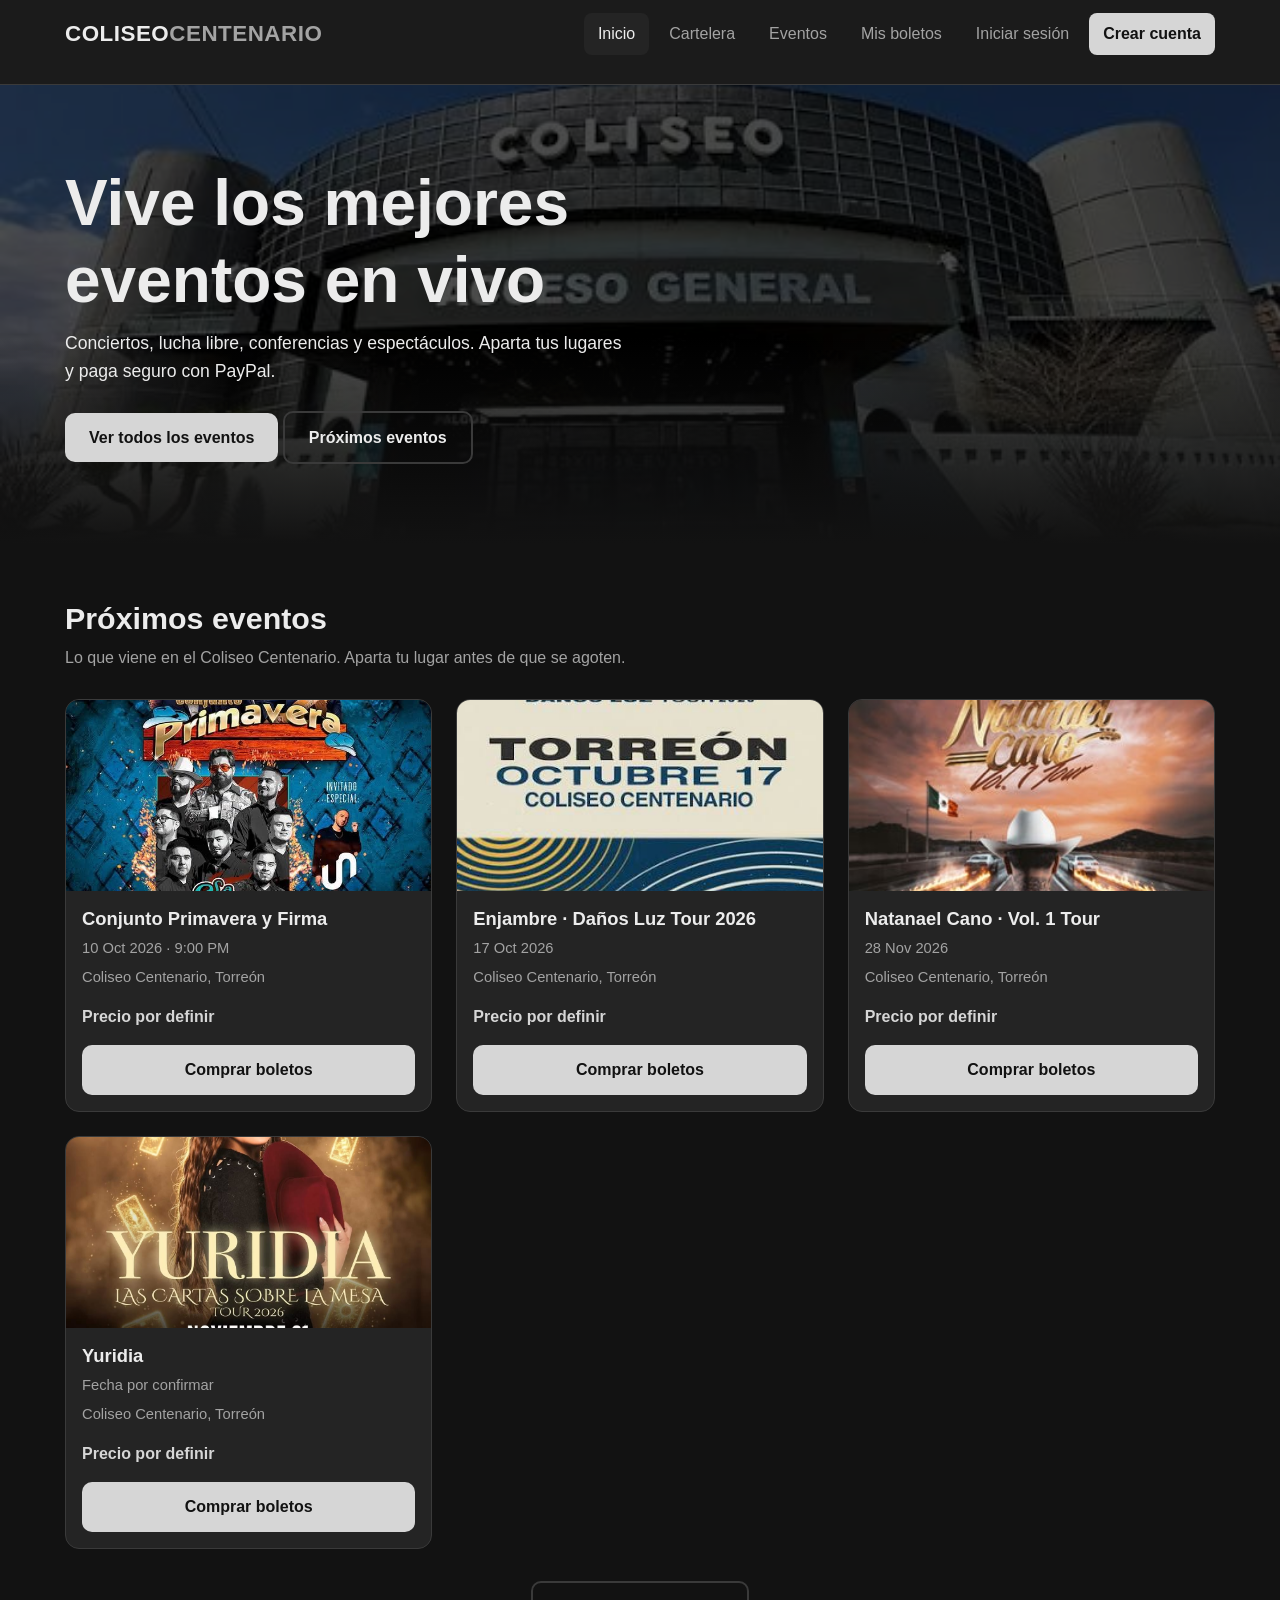
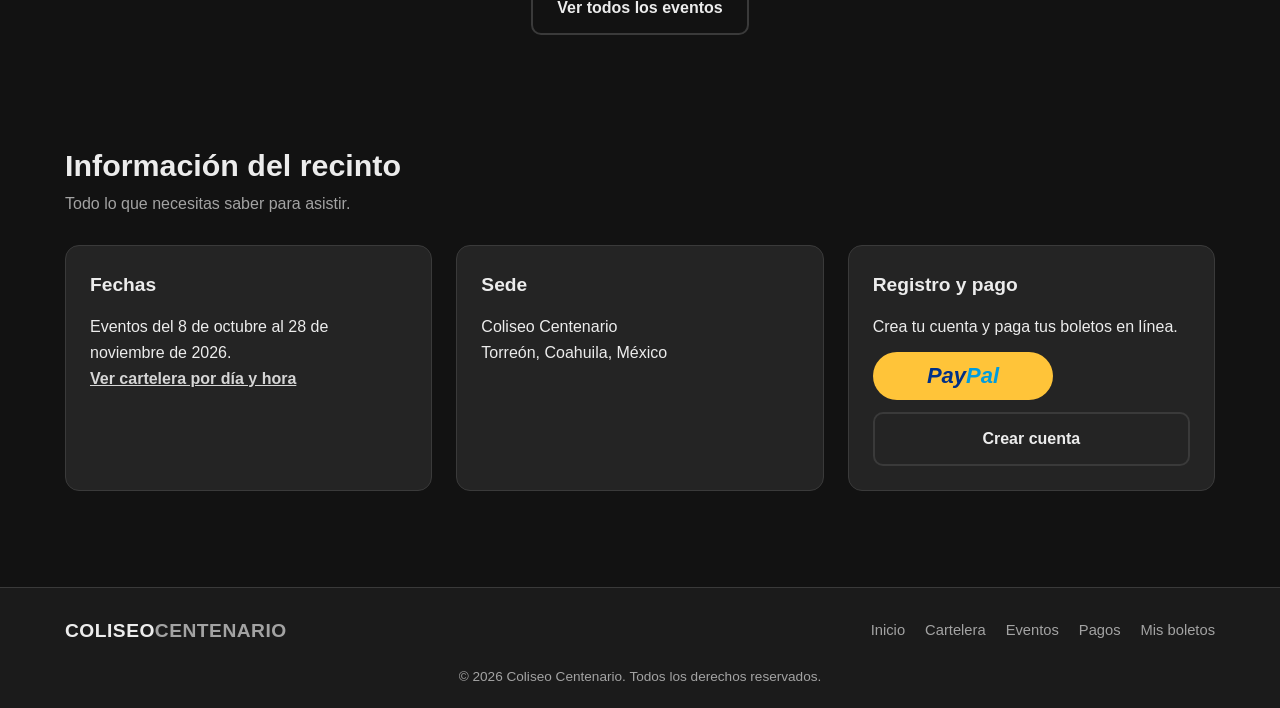
<file: Web/index.html>
<!DOCTYPE html>
<html lang="es">
<head>
    <meta charset="UTF-8">
    <meta name="viewport" content="width=device-width, initial-scale=1.0">
    <title>ColiseoCentenario</title>
    <link rel="stylesheet" href="../Estilos/estilos.css">
</head>
<body>
    <!-- =============== MENÚ============================ -->
    <header class="encabezado">
        <div class="contenedor barra">
            <a href="index.html" class="logo">COLISEO<span>CENTENARIO</span></a>

            <input type="checkbox" id="menu-casilla" class="menu-casilla">
            <label for="menu-casilla" class="menu-boton" aria-label="Abrir menú">☰</label>

            <nav class="menu">
                <a href="index.html" class="activo">Inicio</a>
                <a href="cartelera.html">Cartelera</a>
                <a href="eventos.html">Eventos</a>
                <a href="MisBoletos.html">Mis boletos</a>
                <a href="Iniciar.html">Iniciar sesión</a>
                <a href="registro.html" class="boton-menu">Crear cuenta</a>
            </nav>
        </div>
    </header>

    <!-- =============== baner coliseo============================ -->
    <section class="banner">
        <img src="../Recursos/coliseo.jpg" alt="Vista del coliseo" class="banner-imagen">

        <div class="contenedor banner-texto">
            <h1 class="banner-titulo">Vive los mejores eventos en vivo</h1>
            <p class="banner-descripcion">Conciertos, lucha libre, conferencias y espectáculos. 
                Aparta tus lugares y paga seguro con PayPal.</p>
            <a href="eventos.html" class="boton">Ver todos los eventos</a>
            <a href="#proximos" class="boton boton-borde">Próximos eventos</a>
        </div>
    </section>

    <!-- =============== proximos============================ -->
    <section class="seccion" id="proximos">
    <div class="contenedor">

        <h2 class="seccion-titulo">Próximos eventos</h2>
        <p class="seccion-subtitulo">Lo que viene en el Coliseo Centenario. Aparta tu lugar antes de que se agoten.</p>

        <div class="rejilla">
        <!-- Evento  -->
            <article class="evento">
                <div class="evento-cartel">
                    <img src="../Recursos/primavera.jpg" alt="Cartel de Conjunto Primavera y Firma" class="evento-imagen">
                </div>
                <div class="evento-info">
                    <h3 class="evento-titulo">Conjunto Primavera y Firma</h3>
                    <p class="evento-dato">10 Oct 2026 · 9:00 PM</p>
                    <p class="evento-dato">Coliseo Centenario, Torreón</p>
                    <p class="evento-precio">Precio por definir</p>
                    <a href="boletos.html" class="boton boton-completo">Comprar boletos</a>
                </div>
        </article>
        
        <!-- Evento 3 -->
        <article class="evento">
          <div class="evento-cartel">
            <img src="../Recursos/enjambre.jpg" alt="Cartel de Enjambre · Daños Luz Tour 2026" class="evento-imagen">
          </div>
          <div class="evento-info">
            <h3 class="evento-titulo">Enjambre · Daños Luz Tour 2026</h3>
            <p class="evento-dato">17 Oct 2026</p>
            <p class="evento-dato">Coliseo Centenario, Torreón</p>
            <p class="evento-precio">Precio por definir</p>
            <a href="boletos.html" class="boton boton-completo">Comprar boletos</a>
          </div>
        </article>
        <!-- Evento 8 -->
        <article class="evento">
          <div class="evento-cartel">
            <img src="../Recursos/natanael.jpg" alt="Cartel de Natanael Cano · Vol. 1 Tour" class="evento-imagen">
          </div>
          <div class="evento-info">
            <h3 class="evento-titulo">Natanael Cano · Vol. 1 Tour</h3>
            <p class="evento-dato">28 Nov 2026</p>
            <p class="evento-dato">Coliseo Centenario, Torreón</p>
            <p class="evento-precio">Precio por definir</p>
            <a href="boletos.html" class="boton boton-completo">Comprar boletos</a>
          </div>
        </article>
        
        <!-- Evento 9 -->
        <article class="evento">
          <div class="evento-cartel">
            <img src="../Recursos/yuridia.jpg" alt="Cartel de Yuridia" class="evento-imagen">
          </div>
          <div class="evento-info">
            <h3 class="evento-titulo">Yuridia</h3>
            <p class="evento-dato">Fecha por confirmar</p>
            <p class="evento-dato">Coliseo Centenario, Torreón</p>
            <p class="evento-precio">Precio por definir</p>
            <a href="boletos.html" class="boton boton-completo">Comprar boletos</a>
          </div>
        </article>
        
      </div>
      
      <div class="seccion-final">
        <a href="eventos.html" class="boton boton-borde">Ver todos los eventos</a>
      </div>
      
    </div>
  </section>



      <!-- =============== sede, fechas y pago ============================ -->
    <section class="seccion">
        <div class="contenedor">
            <h2 class="seccion-titulo">Información del recinto</h2>
            <p class="seccion-subtitulo">Todo lo que necesitas saber para asistir.</p>
            <div class="rejilla">
                <div class="compra-caja">
                    <h3 class="compra-titulo">Fechas</h3>
                    <p>Eventos del 8 de octubre al 28 de noviembre de 2026.</p>
                    <p><a href="cartelera.html" class="formulario-enlace">Ver cartelera por día y hora</a></p>
                </div>
                <div class="compra-caja">
                    <h3 class="compra-titulo">Sede</h3>
                    <p>Coliseo Centenario</p>
                    <p>Torreón, Coahuila, México</p>
                </div>
                <div class="compra-caja">
                    <h3 class="compra-titulo">Registro y pago</h3>
                    <p>Crea tu cuenta y paga tus boletos en línea.</p>
                    <a href="pagos.html"><img src="../Recursos/paypal.svg" alt="Pagar con PayPal" class="paypal"></a>
                    <a href="registro.html" class="boton boton-borde boton-completo">Crear cuenta</a>
                </div>
            </div>
        </div>
    </section>

    <footer class="pie">
    <div class="contenedor pie-contenido">
      
      <p class="pie-logo">COLISEO<span>CENTENARIO</span></p>
      
      <nav class="pie-enlaces">
            <a href="index.html">Inicio</a>
            <a href="cartelera.html">Cartelera</a>
            <a href="eventos.html">Eventos</a>
            <a href="pagos.html">Pagos</a>
            <a href="MisBoletos.html">Mis boletos</a>
        </nav>
      
    </div>
    
    <p class="pie-copy">© 2026 Coliseo Centenario. Todos los derechos reservados.</p>
  </footer>
  
</body>
</html>
</file>
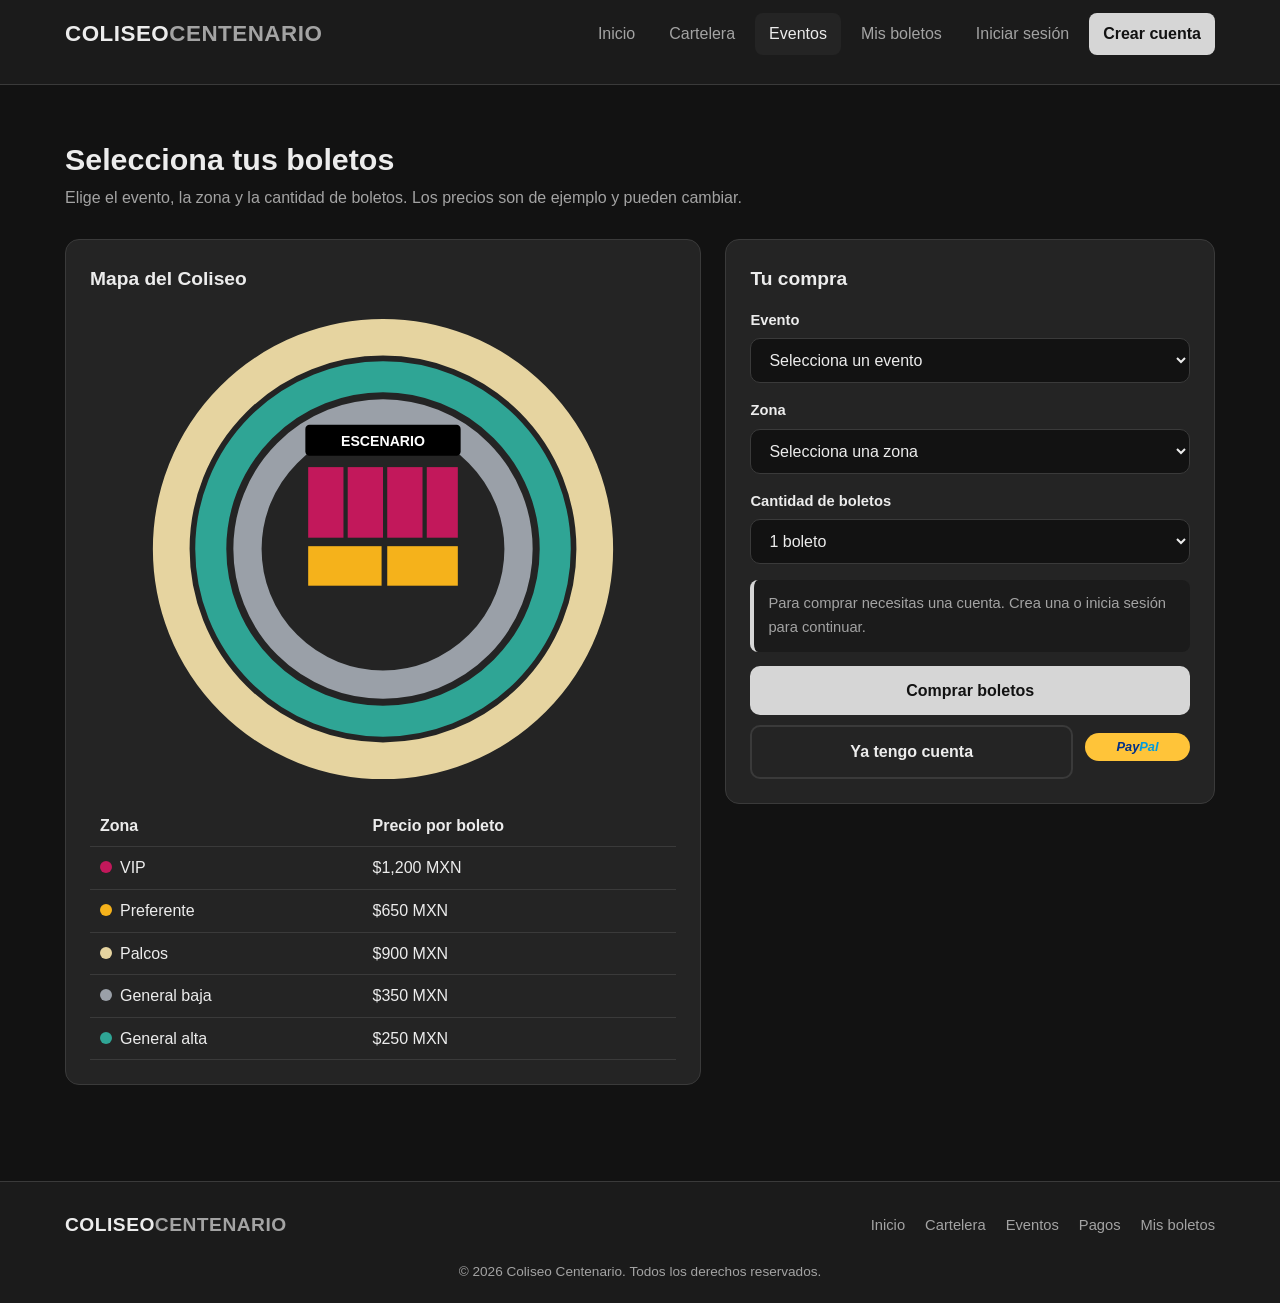
<file: Web/boletos.html>
<!DOCTYPE html>
<html lang="es">
<head>
    <meta charset="UTF-8">
    <meta name="viewport" content="width=device-width, initial-scale=1.0">
    <title>Boletos | Coliseo Centenario</title>
    <link rel="stylesheet" href="../Estilos/estilos.css">
</head>
<body>
    <!-- =============== MENÚ ============================ -->
    <header class="encabezado">
        <div class="contenedor barra">
            <a href="index.html" class="logo">COLISEO<span>CENTENARIO</span></a>
            <input type="checkbox" id="menu-casilla" class="menu-casilla">
            <label for="menu-casilla" class="menu-boton" aria-label="Abrir menú">☰</label>

            <nav class="menu">
                <a href="index.html">Inicio</a>
                <a href="cartelera.html">Cartelera</a>
                <a href="eventos.html" class="activo">Eventos</a>
                <a href="MisBoletos.html">Mis boletos</a>
                <a href="Iniciar.html">Iniciar sesión</a>
                <a href="registro.html" class="boton-menu">Crear cuenta</a>
            </nav>
        </div>
    </header>

    <main class="seccion">
        <div class="contenedor">

            <h1 class="seccion-titulo">Selecciona tus boletos</h1>
            <p class="seccion-subtitulo">Elige el evento, la zona y la cantidad de boletos. Los precios son de ejemplo y pueden cambiar.</p>

            <div class="compra">

                <!-- ===== Mapa del recinto ===== -->
                <section class="compra-caja">
                    <h2 class="compra-titulo">Mapa del Coliseo</h2>

                    <svg class="mapa" xmlns="http://www.w3.org/2000/svg" viewBox="0 0 340 340" role="img" aria-label="Mapa de zonas del Coliseo Centenario">
                        <circle cx="170" cy="170" r="150" fill="none" stroke="#e6d4a0" stroke-width="26"><title>Palcos</title></circle>
                        <circle cx="170" cy="170" r="122" fill="none" stroke="#2fa595" stroke-width="22"><title>General alta</title></circle>
                        <circle cx="170" cy="170" r="96" fill="none" stroke="#9aa0a8" stroke-width="20"><title>General baja</title></circle>

                        <rect x="115" y="82" width="110" height="22" rx="3" fill="#000000"/>
                        <text x="170" y="97" text-anchor="middle" font-family="Arial" font-size="10" font-weight="bold" fill="#ffffff">ESCENARIO</text>

                        <g fill="#c2185b">
                            <rect x="117" y="112" width="25" height="50"><title>VIP</title></rect>
                            <rect x="145" y="112" width="25" height="50"><title>VIP</title></rect>
                            <rect x="173" y="112" width="25" height="50"><title>VIP</title></rect>
                            <rect x="201" y="112" width="22" height="50"><title>VIP</title></rect>
                        </g>
                        <g fill="#f5b21b">
                            <rect x="117" y="168" width="52" height="28"><title>Preferente</title></rect>
                            <rect x="173" y="168" width="50" height="28"><title>Preferente</title></rect>
                        </g>
                    </svg>

                    <table class="tabla-zonas">
                        <tr>
                            <th>Zona</th>
                            <th>Precio por boleto</th>
                        </tr>
                    <tr>
                        <td><span class="punto" style="background:#c2185b"></span>VIP</td>
                        <td>$1,200 MXN</td>
                    </tr>
                    <tr>
                        <td><span class="punto" style="background:#f5b21b"></span>Preferente</td>
                        <td>$650 MXN</td>
                    </tr>
                    <tr>
                        <td><span class="punto" style="background:#e6d4a0"></span>Palcos</td>
                        <td>$900 MXN</td>
                    </tr>
                    <tr>
                        <td><span class="punto" style="background:#9aa0a8"></span>General baja</td>
                        <td>$350 MXN</td>
                    </tr>
                    <tr>
                        <td><span class="punto" style="background:#2fa595"></span>General alta</td>
                        <td>$250 MXN</td>
                    </tr>
                    </table>
                </section>

                <!-- ===== Formulario de compra ===== -->
                <section class="compra-caja">
                    <h2 class="compra-titulo">Tu compra</h2>

                    <form action="#" method="post">
                        <div class="campo">
                            <label class="campo-etiqueta" for="evento">Evento</label>
                            <select class="campo-entrada" id="evento" name="evento">
                                <option value="">Selecciona un evento</option>
                        <option value="8">This Is Lenny Jay's Michael · 8 Oct 2026</option>
                        <option value="1">Conjunto Primavera y Firma · 10 Oct 2026</option>
                        <option value="2">Enjambre · Daños Luz Tour 2026 · 17 Oct 2026</option>
                        <option value="3">Panteón Rococó · 30 años · 29 Oct 2026</option>
                        <option value="4">Los Auténticos Caligaris · 18 Nov 2026</option>
                        <option value="5">Caifanes · 19 Nov 2026</option>
                        <option value="6">Manuel Medrano · Superior Tour · 27 Nov 2026</option>
                        <option value="7">Natanael Cano · Vol. 1 Tour · 28 Nov 2026</option>
                        <option value="9">Yuridia · Fecha por confirmar</option>
                            </select>
                        </div>

                        <div class="campo">
                            <label class="campo-etiqueta" for="zona">Zona</label>
                            <select class="campo-entrada" id="zona" name="zona">
                                <option value="">Selecciona una zona</option>
                        <option value="vip">VIP</option>
                        <option value="preferente">Preferente</option>
                        <option value="palcos">Palcos</option>
                        <option value="general-baja">General baja</option>
                        <option value="general-alta">General alta</option>
                            </select>
                        </div>

                        <div class="campo">
                            <label class="campo-etiqueta" for="cantidad">Cantidad de boletos</label>
                            <select class="campo-entrada" id="cantidad" name="cantidad">
                                <option value="1">1 boleto</option>
                                <option value="2">2 boletos</option>
                                <option value="3">3 boletos</option>
                                <option value="4">4 boletos</option>
                                <option value="5">5 boletos</option>
                                <option value="6">6 boletos</option>
                            </select>
                        </div>

                        <p class="aviso">Para comprar necesitas una cuenta. Crea una o inicia sesión para continuar.</p>

                        <a href="registro.html" class="boton boton-completo">Comprar boletos</a>
                        <div class="fila-boton">
                            <a href="Iniciar.html" class="boton boton-borde boton-completo">Ya tengo cuenta</a>
                            <img src="../Recursos/paypal.svg" alt="PayPal" class="paypal-mini">
                        </div>
                    </form>
                </section>

            </div>
        </div>
    </main>

    <footer class="pie">
        <div class="contenedor pie-contenido">
            <p class="pie-logo">COLISEO<span>CENTENARIO</span></p>
            <nav class="pie-enlaces">
            <a href="index.html">Inicio</a>
            <a href="cartelera.html">Cartelera</a>
            <a href="eventos.html">Eventos</a>
            <a href="pagos.html">Pagos</a>
            <a href="MisBoletos.html">Mis boletos</a>
        </nav>
        </div>
        <p class="pie-copy">© 2026 Coliseo Centenario. Todos los derechos reservados.</p>
    </footer>
</body>
</html>
</file>
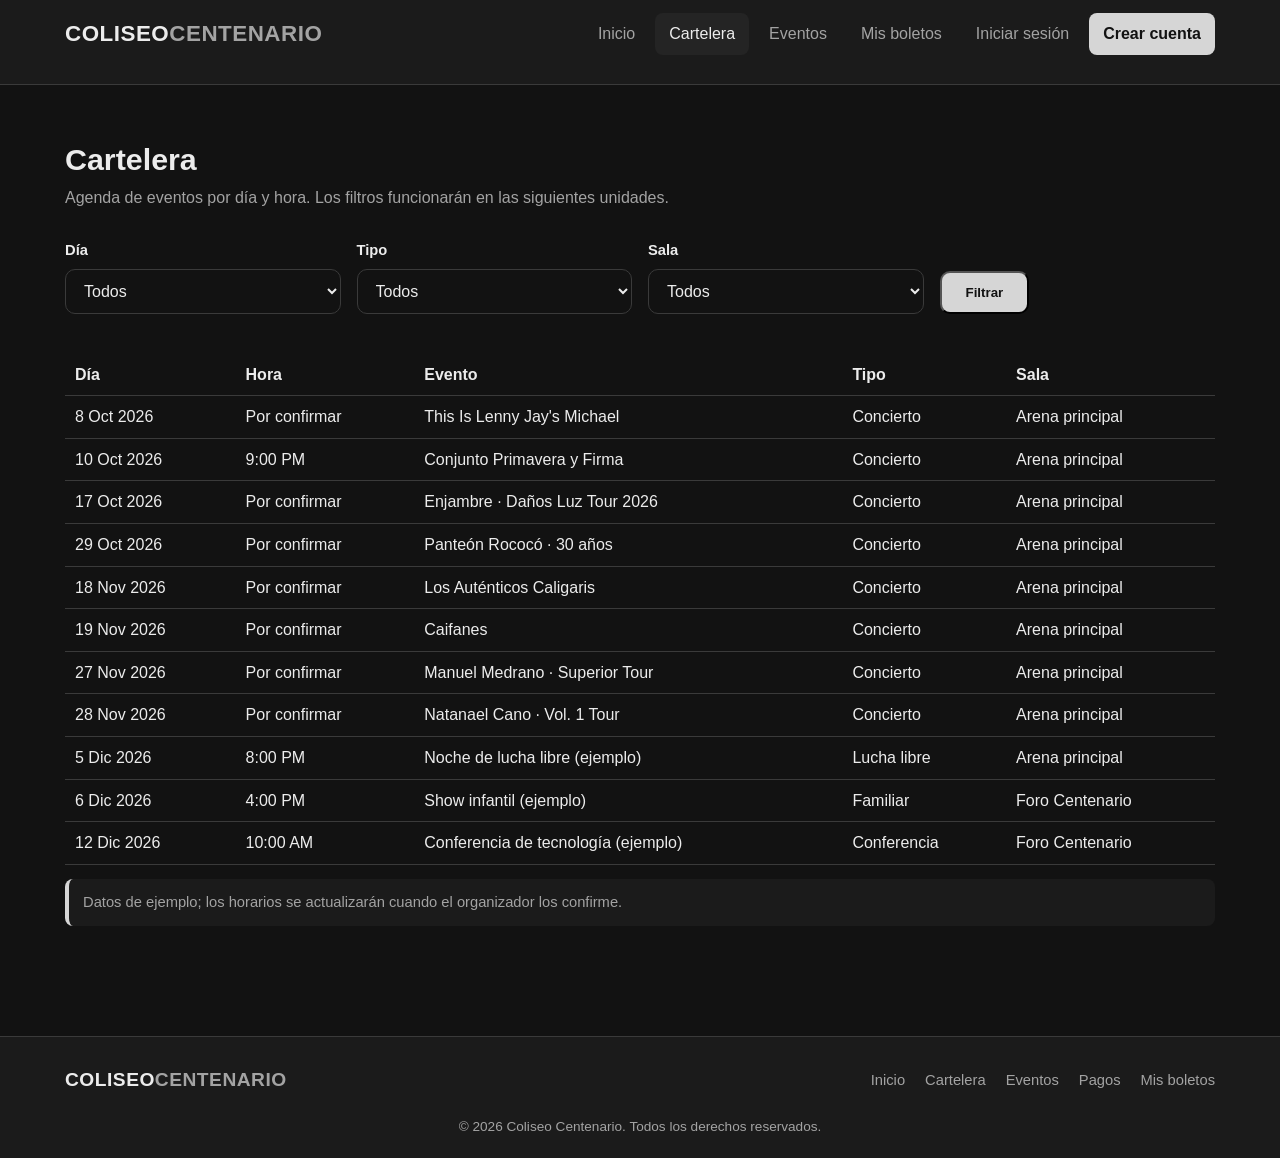
<file: Web/cartelera.html>
<!DOCTYPE html>
<html lang="es">
<head>
    <meta charset="UTF-8">
    <meta name="viewport" content="width=device-width, initial-scale=1.0">
    <title>Cartelera | Coliseo Centenario</title>
    <link rel="stylesheet" href="../Estilos/estilos.css">
</head>
<body>
    <header class="encabezado">
        <div class="contenedor barra">
            <a href="index.html" class="logo">COLISEO<span>CENTENARIO</span></a>
            <input type="checkbox" id="menu-casilla" class="menu-casilla">
            <label for="menu-casilla" class="menu-boton" aria-label="Abrir menú">☰</label>
            <nav class="menu">
                <a href="index.html">Inicio</a>
                <a href="cartelera.html" class="activo">Cartelera</a>
                <a href="eventos.html">Eventos</a>
                <a href="MisBoletos.html">Mis boletos</a>
                <a href="Iniciar.html">Iniciar sesión</a>
                <a href="registro.html" class="boton-menu">Crear cuenta</a>
            </nav>
        </div>
    </header>

    <main class="seccion">
        <div class="contenedor">
            <h1 class="seccion-titulo">Cartelera</h1>
            <p class="seccion-subtitulo">Agenda de eventos por día y hora. Los filtros funcionarán en las siguientes unidades.</p>

            <form class="filtros" action="#" method="get">
                <div class="campo">
                    <label class="campo-etiqueta" for="dia">Día</label>
                    <select class="campo-entrada" id="dia" name="dia">
                        <option value="">Todos</option>
                        <option value="8 Oct 2026">8 Oct 2026</option>
                        <option value="10 Oct 2026">10 Oct 2026</option>
                        <option value="17 Oct 2026">17 Oct 2026</option>
                        <option value="29 Oct 2026">29 Oct 2026</option>
                        <option value="18 Nov 2026">18 Nov 2026</option>
                        <option value="19 Nov 2026">19 Nov 2026</option>
                        <option value="27 Nov 2026">27 Nov 2026</option>
                        <option value="28 Nov 2026">28 Nov 2026</option>
                        <option value="5 Dic 2026">5 Dic 2026</option>
                        <option value="6 Dic 2026">6 Dic 2026</option>
                        <option value="12 Dic 2026">12 Dic 2026</option>
                    </select>
                </div>
                <div class="campo">
                    <label class="campo-etiqueta" for="tipo">Tipo</label>
                    <select class="campo-entrada" id="tipo" name="tipo">
                        <option value="">Todos</option>
                        <option value="Concierto">Concierto</option>
                        <option value="Lucha libre">Lucha libre</option>
                        <option value="Familiar">Familiar</option>
                        <option value="Conferencia">Conferencia</option>
                    </select>
                </div>
                <div class="campo">
                    <label class="campo-etiqueta" for="sala">Sala</label>
                    <select class="campo-entrada" id="sala" name="sala">
                        <option value="">Todos</option>
                        <option value="Arena principal">Arena principal</option>
                        <option value="Foro Centenario">Foro Centenario</option>
                    </select>
                </div>
                <div class="campo">
                    <button type="button" class="boton">Filtrar</button>
                </div>
            </form>

            <div class="tabla-scroll">
                <table class="tabla-zonas">
                    <tr><th>Día</th><th>Hora</th><th>Evento</th><th>Tipo</th><th>Sala</th></tr>
                        <tr><td>8 Oct 2026</td><td>Por confirmar</td><td>This Is Lenny Jay's Michael</td><td>Concierto</td><td>Arena principal</td></tr>
                        <tr><td>10 Oct 2026</td><td>9:00 PM</td><td>Conjunto Primavera y Firma</td><td>Concierto</td><td>Arena principal</td></tr>
                        <tr><td>17 Oct 2026</td><td>Por confirmar</td><td>Enjambre · Daños Luz Tour 2026</td><td>Concierto</td><td>Arena principal</td></tr>
                        <tr><td>29 Oct 2026</td><td>Por confirmar</td><td>Panteón Rococó · 30 años</td><td>Concierto</td><td>Arena principal</td></tr>
                        <tr><td>18 Nov 2026</td><td>Por confirmar</td><td>Los Auténticos Caligaris</td><td>Concierto</td><td>Arena principal</td></tr>
                        <tr><td>19 Nov 2026</td><td>Por confirmar</td><td>Caifanes</td><td>Concierto</td><td>Arena principal</td></tr>
                        <tr><td>27 Nov 2026</td><td>Por confirmar</td><td>Manuel Medrano · Superior Tour</td><td>Concierto</td><td>Arena principal</td></tr>
                        <tr><td>28 Nov 2026</td><td>Por confirmar</td><td>Natanael Cano · Vol. 1 Tour</td><td>Concierto</td><td>Arena principal</td></tr>
                        <tr><td>5 Dic 2026</td><td>8:00 PM</td><td>Noche de lucha libre (ejemplo)</td><td>Lucha libre</td><td>Arena principal</td></tr>
                        <tr><td>6 Dic 2026</td><td>4:00 PM</td><td>Show infantil (ejemplo)</td><td>Familiar</td><td>Foro Centenario</td></tr>
                        <tr><td>12 Dic 2026</td><td>10:00 AM</td><td>Conferencia de tecnología (ejemplo)</td><td>Conferencia</td><td>Foro Centenario</td></tr>
                </table>
            </div>
            <p class="aviso">Datos de ejemplo; los horarios se actualizarán cuando el organizador los confirme.</p>
        </div>
    </main>
    <footer class="pie">
        <div class="contenedor pie-contenido">
            <p class="pie-logo">COLISEO<span>CENTENARIO</span></p>
            <nav class="pie-enlaces">
            <a href="index.html">Inicio</a>
            <a href="cartelera.html">Cartelera</a>
            <a href="eventos.html">Eventos</a>
            <a href="pagos.html">Pagos</a>
            <a href="MisBoletos.html">Mis boletos</a>
        </nav>
        </div>
        <p class="pie-copy">© 2026 Coliseo Centenario. Todos los derechos reservados.</p>
    </footer>
</body>
</html>
</file>
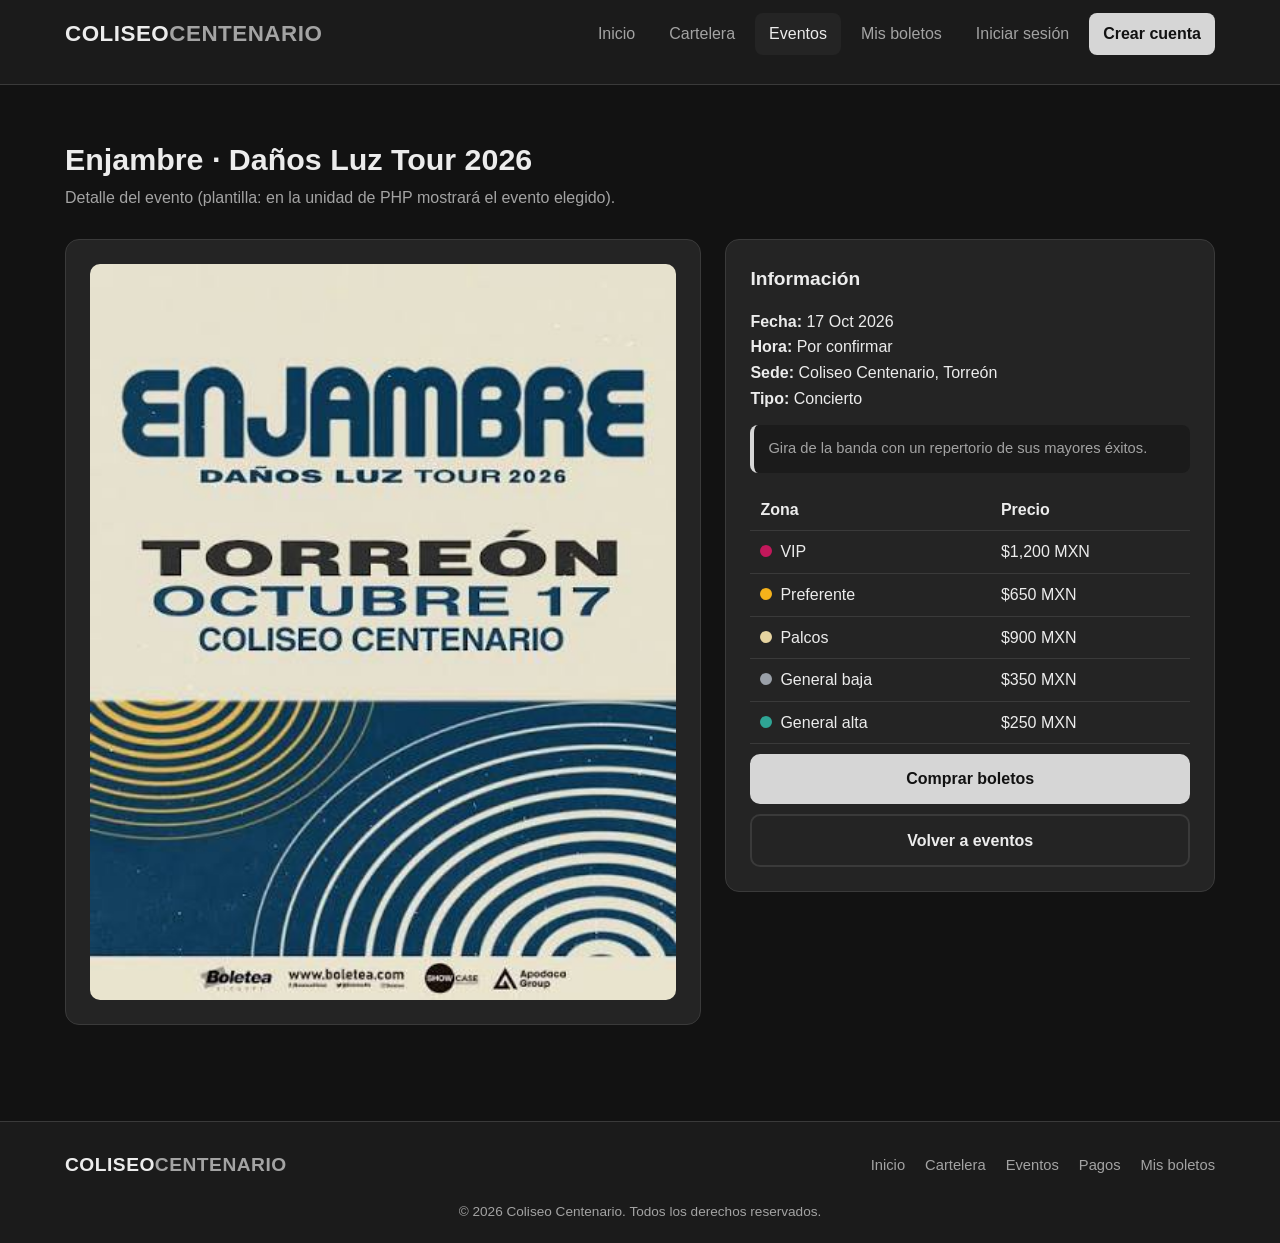
<file: Web/evento.html>
<!DOCTYPE html>
<html lang="es">
<head>
    <meta charset="UTF-8">
    <meta name="viewport" content="width=device-width, initial-scale=1.0">
    <title>Detalle del evento | Coliseo Centenario</title>
    <link rel="stylesheet" href="../Estilos/estilos.css">
</head>
<body>
    <header class="encabezado">
        <div class="contenedor barra">
            <a href="index.html" class="logo">COLISEO<span>CENTENARIO</span></a>
            <input type="checkbox" id="menu-casilla" class="menu-casilla">
            <label for="menu-casilla" class="menu-boton" aria-label="Abrir menú">☰</label>
            <nav class="menu">
                <a href="index.html">Inicio</a>
                <a href="cartelera.html">Cartelera</a>
                <a href="eventos.html" class="activo">Eventos</a>
                <a href="MisBoletos.html">Mis boletos</a>
                <a href="Iniciar.html">Iniciar sesión</a>
                <a href="registro.html" class="boton-menu">Crear cuenta</a>
            </nav>
        </div>
    </header>

    <main class="seccion">
        <div class="contenedor">
            <h1 class="seccion-titulo">Enjambre · Daños Luz Tour 2026</h1>
            <p class="seccion-subtitulo">Detalle del evento (plantilla: en la unidad de PHP mostrará el evento elegido).</p>

            <div class="compra">
                <section class="compra-caja">
                    <img src="../Recursos/enjambre.jpg" alt="Cartel de Enjambre · Daños Luz Tour 2026" class="detalle-imagen">
                </section>

                <section class="compra-caja">
                    <h2 class="compra-titulo">Información</h2>
                    <p><strong>Fecha:</strong> 17 Oct 2026</p>
                    <p><strong>Hora:</strong> Por confirmar</p>
                    <p><strong>Sede:</strong> Coliseo Centenario, Torreón</p>
                    <p><strong>Tipo:</strong> Concierto</p>
                    <p class="aviso">Gira de la banda con un repertorio de sus mayores éxitos.</p>

                    <table class="tabla-zonas">
                        <tr><th>Zona</th><th>Precio</th></tr>
                        <tr><td><span class="punto" style="background:#c2185b"></span>VIP</td><td>$1,200 MXN</td></tr>
                        <tr><td><span class="punto" style="background:#f5b21b"></span>Preferente</td><td>$650 MXN</td></tr>
                        <tr><td><span class="punto" style="background:#e6d4a0"></span>Palcos</td><td>$900 MXN</td></tr>
                        <tr><td><span class="punto" style="background:#9aa0a8"></span>General baja</td><td>$350 MXN</td></tr>
                        <tr><td><span class="punto" style="background:#2fa595"></span>General alta</td><td>$250 MXN</td></tr>
                    </table>

                    <a href="boletos.html" class="boton boton-completo">Comprar boletos</a>
                    <a href="eventos.html" class="boton boton-borde boton-completo">Volver a eventos</a>
                </section>
            </div>
        </div>
    </main>
    <footer class="pie">
        <div class="contenedor pie-contenido">
            <p class="pie-logo">COLISEO<span>CENTENARIO</span></p>
            <nav class="pie-enlaces">
            <a href="index.html">Inicio</a>
            <a href="cartelera.html">Cartelera</a>
            <a href="eventos.html">Eventos</a>
            <a href="pagos.html">Pagos</a>
            <a href="MisBoletos.html">Mis boletos</a>
        </nav>
        </div>
        <p class="pie-copy">© 2026 Coliseo Centenario. Todos los derechos reservados.</p>
    </footer>
</body>
</html>
</file>
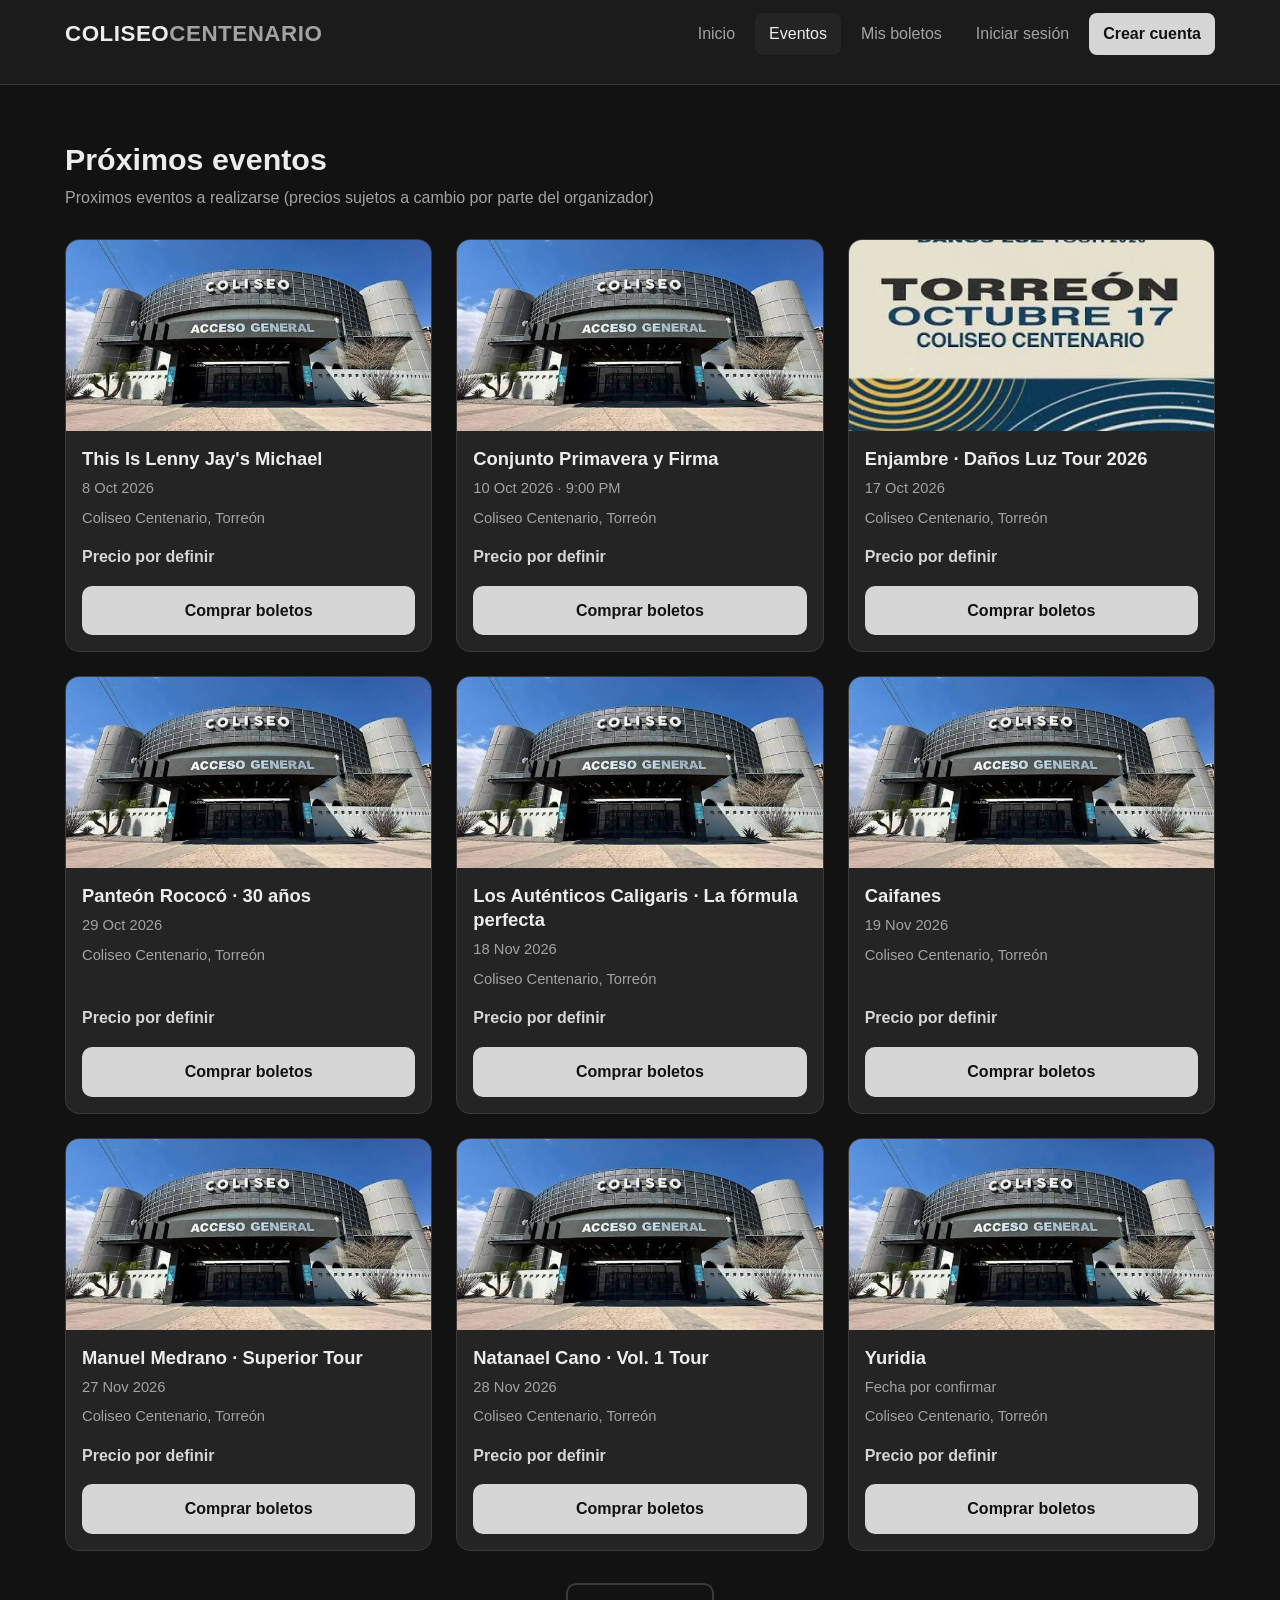
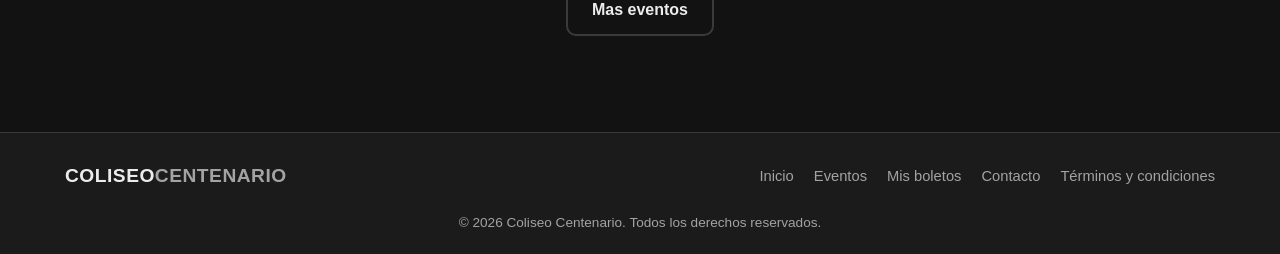
<file: Web/Eventos.html>
<!DOCTYPE html>
<html lang="en">
<head>
    <meta charset="UTF-8">
    <meta name="viewport" content="width=device-width, initial-scale=1.0">
    <title>Eventos</title>
    <link rel="stylesheet" href="../Estilos/estilos.css">
</head>
<body>
    <header class="encabezado">
        <div class="contenedor barra">
            <a href="index.html" class="logo">COLISEO<span>CENTENARIO</span></a>
            <input type="checkbox" id="menu-casilla" class="menu-casilla">
            <label for="menu-casilla" class="menu-boton" aria-label="Abrir menú">☰</label>

            <nav class="menu">
                <a href="index.html" >Inicio</a>
                <a href="Eventos.html" class="activo">Eventos</a>
                <a href="MisBoletos.html">Mis boletos</a>
                <a href="Iniciar.html">Iniciar sesión</a>
                <a href="Registro.html" class="boton-menu">Crear cuenta</a>
            </nav>
        </div>
    </header>

    <section class="seccion" id="proximos">
        <div class="contenedor">
 
        <h2 class="seccion-titulo">Próximos eventos</h2>
        <p class="seccion-subtitulo">Proximos eventos a realizarse (precios sujetos a cambio por parte del organizador)</p>
 
        <div class="rejilla">
 
            <!-- Evento 1 -->
            <article class="evento">
                <div class="evento-cartel">
                    <img src="../Recursos/coliseo.jpg" alt="Cartel de This Is Lenny Jay's Michael" class="evento-imagen">
                </div>
                <div class="evento-info">
                    <h3 class="evento-titulo">This Is Lenny Jay's Michael</h3>
                    <p class="evento-dato">8 Oct 2026</p>
                    <p class="evento-dato">Coliseo Centenario, Torreón</p>
                    <p class="evento-precio">Precio por definir</p>
                    <a href="#" class="boton boton-completo">Comprar boletos</a>
                </div>
            </article>


        <!-- Evento 2 -->
            <article class="evento">
                <div class="evento-cartel">
                <img src="../Recursos/coliseo.jpg" alt="Cartel de Conjunto Primavera y Firma" class="evento-imagen">
                </div>
                <div class="evento-info">
                    <h3 class="evento-titulo">Conjunto Primavera y Firma</h3>
                    <p class="evento-dato">10 Oct 2026 · 9:00 PM</p>
                    <p class="evento-dato">Coliseo Centenario, Torreón</p>
                    <p class="evento-precio">Precio por definir</p>
                    <a href="#" class="boton boton-completo">Comprar boletos</a>
                </div>
            </article>

        <!-- Evento 3 -->
            <article class="evento">
                <div class="evento-cartel">
                    <img src="../Recursos/enjambre.jpg"  class="evento-imagen">
                </div>
                <div class="evento-info">
                    <h3 class="evento-titulo">Enjambre · Daños Luz Tour 2026</h3>
                    <p class="evento-dato">17 Oct 2026</p>
                    <p class="evento-dato">Coliseo Centenario, Torreón</p>
                    <p class="evento-precio">Precio por definir</p>
                    <a href="#" class="boton boton-completo">Comprar boletos</a>
                </div>
            </article>
            
        <!-- Evento 4 -->
            <article class="evento">
                <div class="evento-cartel">
                    <img src="../Recursos/coliseo.jpg" alt="Cartel de Panteón Rococó, 30 años" class="evento-imagen">
                </div>
                <div class="evento-info">
                    <h3 class="evento-titulo">Panteón Rococó · 30 años</h3>
                    <p class="evento-dato">29 Oct 2026</p>
                    <p class="evento-dato">Coliseo Centenario, Torreón</p>
                    <p class="evento-precio">Precio por definir</p>
                    <a href="#" class="boton boton-completo">Comprar boletos</a>
                </div>
            </article>
            
        <!-- Evento 5 -->
            <article class="evento">
                <div class="evento-cartel">
                    <img src="../Recursos/coliseo.jpg" alt="Cartel de Los Auténticos Caligaris, La fórmula perfecta" class="evento-imagen">
                </div>
                <div class="evento-info">
                    <h3 class="evento-titulo">Los Auténticos Caligaris · La fórmula perfecta</h3>
                    <p class="evento-dato">18 Nov 2026</p>
                    <p class="evento-dato">Coliseo Centenario, Torreón</p>
                    <p class="evento-precio">Precio por definir</p>
                    <a href="#" class="boton boton-completo">Comprar boletos</a>
                </div>
            </article>
            
        <!-- Evento 6 -->
            <article class="evento">
                <div class="evento-cartel">
                    <img src="../Recursos/coliseo.jpg" alt="Cartel de Caifanes" class="evento-imagen">
                </div>
                <div class="evento-info">
                    <h3 class="evento-titulo">Caifanes</h3>
                    <p class="evento-dato">19 Nov 2026</p>
                    <p class="evento-dato">Coliseo Centenario, Torreón</p>
                    <p class="evento-precio">Precio por definir</p>
                    <a href="#" class="boton boton-completo">Comprar boletos</a>
                </div>
            </article>
            
        <!-- Evento 7 -->
            <article class="evento">
                <div class="evento-cartel">
                    <img src="../Recursos/coliseo.jpg" alt="Cartel de Manuel Medrano, Superior Tour" class="evento-imagen">
                </div>
                <div class="evento-info">
                    <h3 class="evento-titulo">Manuel Medrano · Superior Tour</h3>
                    <p class="evento-dato">27 Nov 2026</p>
                    <p class="evento-dato">Coliseo Centenario, Torreón</p>
                    <p class="evento-precio">Precio por definir</p>
                    <a href="#" class="boton boton-completo">Comprar boletos</a>
                </div>
            </article>
            
        <!-- Evento 8 -->
            <article class="evento">
                <div class="evento-cartel">
                    <img src="../Recursos/coliseo.jpg" alt="Cartel de Natanael Cano, Vol. 1 Tour" class="evento-imagen">
                </div>
                <div class="evento-info">
                    <h3 class="evento-titulo">Natanael Cano · Vol. 1 Tour</h3>
                    <p class="evento-dato">28 Nov 2026</p>
                    <p class="evento-dato">Coliseo Centenario, Torreón</p>
                    <p class="evento-precio">Precio por definir</p>
                    <a href="#" class="boton boton-completo">Comprar boletos</a>
                </div>
            </article>
            
        <!-- Evento 9 -->
            <article class="evento">
                <div class="evento-cartel">
                    <img src="../Recursos/coliseo.jpg" alt="Cartel de Yuridia" class="evento-imagen">
                </div>
                <div class="evento-info">
                    <h3 class="evento-titulo">Yuridia</h3>
                    <p class="evento-dato">Fecha por confirmar</p>
                    <p class="evento-dato">Coliseo Centenario, Torreón</p>
                    <p class="evento-precio">Precio por definir</p>
                    <a href="#" class="boton boton-completo">Comprar boletos</a>
                </div>
            </article>
            
        </div>
        
        <div class="seccion-final">
            <a href="#" class="boton boton-borde">Mas eventos</a>
        </div>
        
        </div>
    </section>
    
    <footer class="pie">
        <div class="contenedor pie-contenido">
            
        <p class="pie-logo">COLISEO<span>CENTENARIO</span></p>
      
        <nav class="pie-enlaces">
            <a href="index.html">Inicio</a>
            <a href="eventos.html">Eventos</a>
            <a href="mis-boletos.html">Mis boletos</a>
            <a href="#">Contacto</a>
            <a href="#">Términos y condiciones</a>
        </nav>
        
        </div>
        
        <p class="pie-copy">© 2026 Coliseo Centenario. Todos los derechos reservados.</p>
    </footer>
  
    
</body>
</html>
</file>
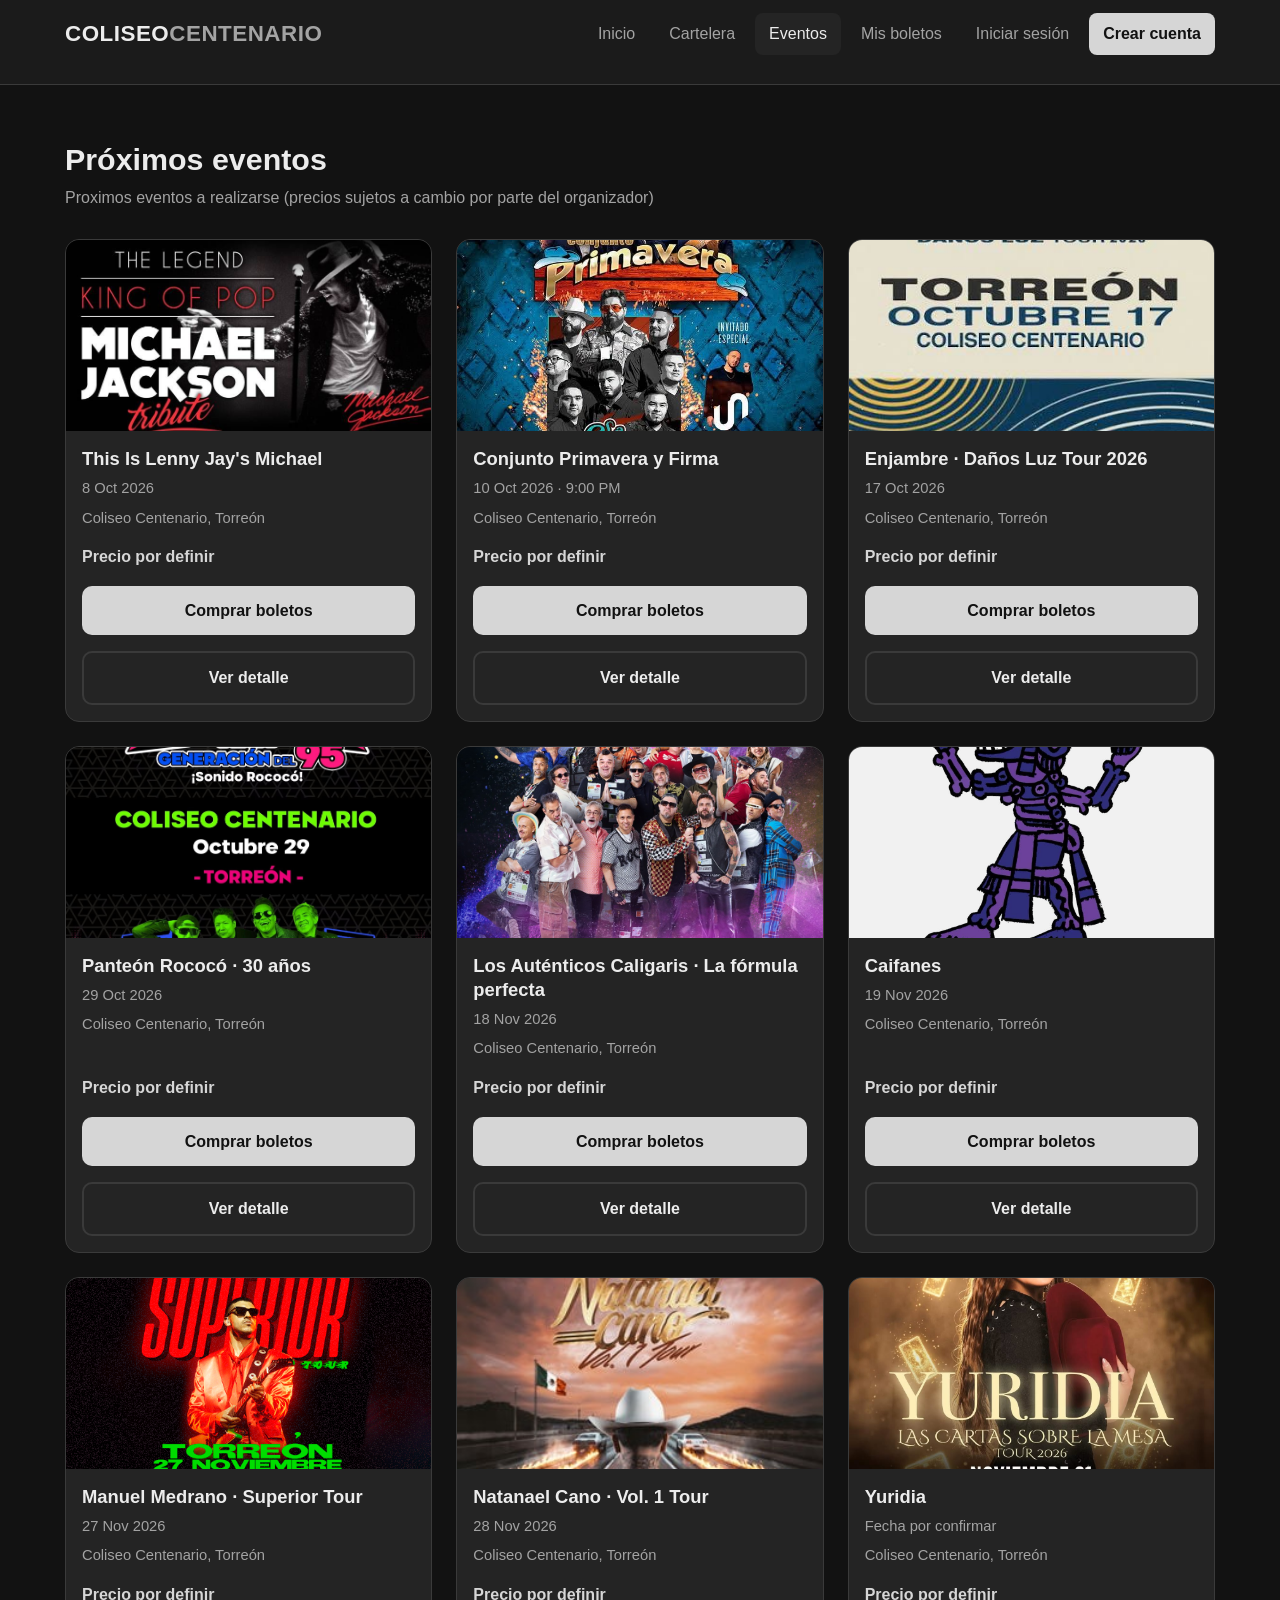
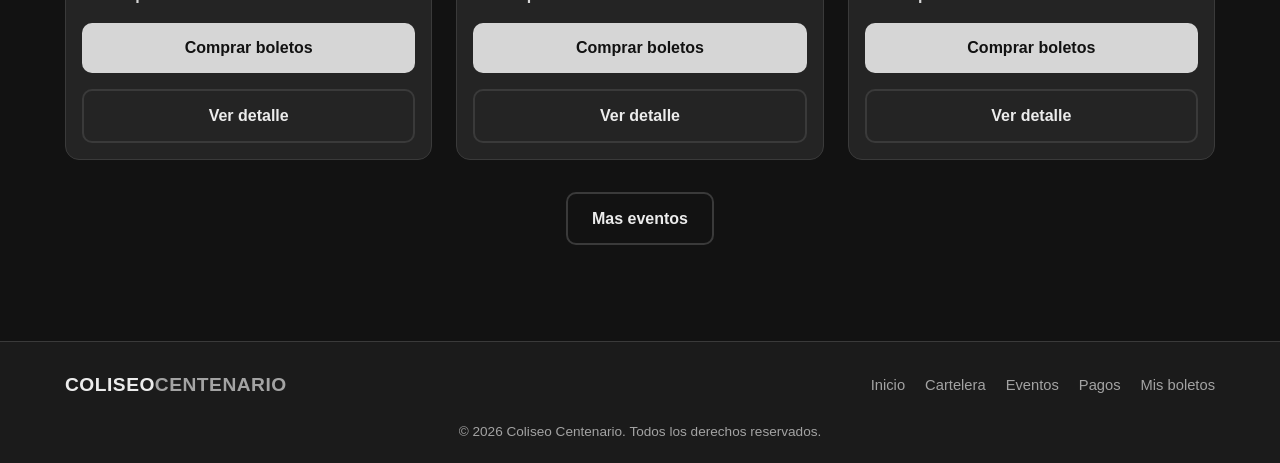
<file: Web/eventos.html>
<!DOCTYPE html>
<html lang="es">
<head>
    <meta charset="UTF-8">
    <meta name="viewport" content="width=device-width, initial-scale=1.0">
    <title>Eventos</title>
    <link rel="stylesheet" href="../Estilos/estilos.css">
</head>
<body>
    <header class="encabezado">
        <div class="contenedor barra">
            <a href="index.html" class="logo">COLISEO<span>CENTENARIO</span></a>
            <input type="checkbox" id="menu-casilla" class="menu-casilla">
            <label for="menu-casilla" class="menu-boton" aria-label="Abrir menú">☰</label>

            <nav class="menu">
                <a href="index.html">Inicio</a>
                <a href="cartelera.html">Cartelera</a>
                <a href="eventos.html" class="activo">Eventos</a>
                <a href="MisBoletos.html">Mis boletos</a>
                <a href="Iniciar.html">Iniciar sesión</a>
                <a href="registro.html" class="boton-menu">Crear cuenta</a>
            </nav>
        </div>
    </header>

    <section class="seccion" id="proximos">
        <div class="contenedor">
 
        <h2 class="seccion-titulo">Próximos eventos</h2>
        <p class="seccion-subtitulo">Proximos eventos a realizarse (precios sujetos a cambio por parte del organizador)</p>
 
        <div class="rejilla">
 
            <!-- Evento 1 -->
            <article class="evento">
                <div class="evento-cartel">
                    <img src="../Recursos/lenny.jpg" alt="Cartel de This Is Lenny Jay's Michael" class="evento-imagen">
                </div>
                <div class="evento-info">
                    <h3 class="evento-titulo">This Is Lenny Jay's Michael</h3>
                    <p class="evento-dato">8 Oct 2026</p>
                    <p class="evento-dato">Coliseo Centenario, Torreón</p>
                    <p class="evento-precio">Precio por definir</p>
                    <a href="boletos.html" class="boton boton-completo">Comprar boletos</a>
                    <a href="evento.html" class="boton boton-borde boton-completo">Ver detalle</a>
                </div>
            </article>


        <!-- Evento 2 -->
            <article class="evento">
                <div class="evento-cartel">
                <img src="../Recursos/primavera.jpg" alt="Cartel de Conjunto Primavera y Firma" class="evento-imagen">
                </div>
                <div class="evento-info">
                    <h3 class="evento-titulo">Conjunto Primavera y Firma</h3>
                    <p class="evento-dato">10 Oct 2026 · 9:00 PM</p>
                    <p class="evento-dato">Coliseo Centenario, Torreón</p>
                    <p class="evento-precio">Precio por definir</p>
                    <a href="boletos.html" class="boton boton-completo">Comprar boletos</a>
                    <a href="evento.html" class="boton boton-borde boton-completo">Ver detalle</a>
                </div>
            </article>

        <!-- Evento 3 -->
            <article class="evento">
                <div class="evento-cartel">
                    <img src="../Recursos/enjambre.jpg" alt="Cartel de Enjambre · Daños Luz Tour 2026" class="evento-imagen">
                </div>
                <div class="evento-info">
                    <h3 class="evento-titulo">Enjambre · Daños Luz Tour 2026</h3>
                    <p class="evento-dato">17 Oct 2026</p>
                    <p class="evento-dato">Coliseo Centenario, Torreón</p>
                    <p class="evento-precio">Precio por definir</p>
                    <a href="boletos.html" class="boton boton-completo">Comprar boletos</a>
                    <a href="evento.html" class="boton boton-borde boton-completo">Ver detalle</a>
                </div>
            </article>
            
        <!-- Evento 4 -->
            <article class="evento">
                <div class="evento-cartel">
                    <img src="../Recursos/rococo.jpg" alt="Cartel de Panteón Rococó · 30 años" class="evento-imagen">
                </div>
                <div class="evento-info">
                    <h3 class="evento-titulo">Panteón Rococó · 30 años</h3>
                    <p class="evento-dato">29 Oct 2026</p>
                    <p class="evento-dato">Coliseo Centenario, Torreón</p>
                    <p class="evento-precio">Precio por definir</p>
                    <a href="boletos.html" class="boton boton-completo">Comprar boletos</a>
                    <a href="evento.html" class="boton boton-borde boton-completo">Ver detalle</a>
                </div>
            </article>
            
        <!-- Evento 5 -->
            <article class="evento">
                <div class="evento-cartel">
                    <img src="../Recursos/calagaris.jpg" alt="Cartel de Los Auténticos Caligaris · La fórmula perfecta" class="evento-imagen">
                </div>
                <div class="evento-info">
                    <h3 class="evento-titulo">Los Auténticos Caligaris · La fórmula perfecta</h3>
                    <p class="evento-dato">18 Nov 2026</p>
                    <p class="evento-dato">Coliseo Centenario, Torreón</p>
                    <p class="evento-precio">Precio por definir</p>
                    <a href="boletos.html" class="boton boton-completo">Comprar boletos</a>
                    <a href="evento.html" class="boton boton-borde boton-completo">Ver detalle</a>
                </div>
            </article>
            
        <!-- Evento 6 -->
            <article class="evento">
                <div class="evento-cartel">
                    <img src="../Recursos/caifanes.jpg" alt="Cartel de Caifanes" class="evento-imagen">
                </div>
                <div class="evento-info">
                    <h3 class="evento-titulo">Caifanes</h3>
                    <p class="evento-dato">19 Nov 2026</p>
                    <p class="evento-dato">Coliseo Centenario, Torreón</p>
                    <p class="evento-precio">Precio por definir</p>
                    <a href="boletos.html" class="boton boton-completo">Comprar boletos</a>
                    <a href="evento.html" class="boton boton-borde boton-completo">Ver detalle</a>
                </div>
            </article>
            
        <!-- Evento 7 -->
            <article class="evento">
                <div class="evento-cartel">
                    <img src="../Recursos/medrano.png" alt="Cartel de Manuel Medrano · Superior Tour" class="evento-imagen">
                </div>
                <div class="evento-info">
                    <h3 class="evento-titulo">Manuel Medrano · Superior Tour</h3>
                    <p class="evento-dato">27 Nov 2026</p>
                    <p class="evento-dato">Coliseo Centenario, Torreón</p>
                    <p class="evento-precio">Precio por definir</p>
                    <a href="boletos.html" class="boton boton-completo">Comprar boletos</a>
                    <a href="evento.html" class="boton boton-borde boton-completo">Ver detalle</a>
                </div>
            </article>
            
        <!-- Evento 8 -->
            <article class="evento">
                <div class="evento-cartel">
                    <img src="../Recursos/natanael.jpg" alt="Cartel de Natanael Cano · Vol. 1 Tour" class="evento-imagen">
                </div>
                <div class="evento-info">
                    <h3 class="evento-titulo">Natanael Cano · Vol. 1 Tour</h3>
                    <p class="evento-dato">28 Nov 2026</p>
                    <p class="evento-dato">Coliseo Centenario, Torreón</p>
                    <p class="evento-precio">Precio por definir</p>
                    <a href="boletos.html" class="boton boton-completo">Comprar boletos</a>
                    <a href="evento.html" class="boton boton-borde boton-completo">Ver detalle</a>
                </div>
            </article>
            
        <!-- Evento 9 -->
            <article class="evento">
                <div class="evento-cartel">
                    <img src="../Recursos/yuridia.jpg" alt="Cartel de Yuridia" class="evento-imagen">
                </div>
                <div class="evento-info">
                    <h3 class="evento-titulo">Yuridia</h3>
                    <p class="evento-dato">Fecha por confirmar</p>
                    <p class="evento-dato">Coliseo Centenario, Torreón</p>
                    <p class="evento-precio">Precio por definir</p>
                    <a href="boletos.html" class="boton boton-completo">Comprar boletos</a>
                    <a href="evento.html" class="boton boton-borde boton-completo">Ver detalle</a>
                </div>
            </article>
            
        </div>
        
        <div class="seccion-final">
            <a href="#" class="boton boton-borde">Mas eventos</a>
        </div>
        
        </div>
    </section>
    
    <footer class="pie">
        <div class="contenedor pie-contenido">
            
        <p class="pie-logo">COLISEO<span>CENTENARIO</span></p>
      
        <nav class="pie-enlaces">
            <a href="index.html">Inicio</a>
            <a href="cartelera.html">Cartelera</a>
            <a href="eventos.html">Eventos</a>
            <a href="pagos.html">Pagos</a>
            <a href="MisBoletos.html">Mis boletos</a>
        </nav>
        
        </div>
        
        <p class="pie-copy">© 2026 Coliseo Centenario. Todos los derechos reservados.</p>
    </footer>
  
    
</body>
</html>
</file>
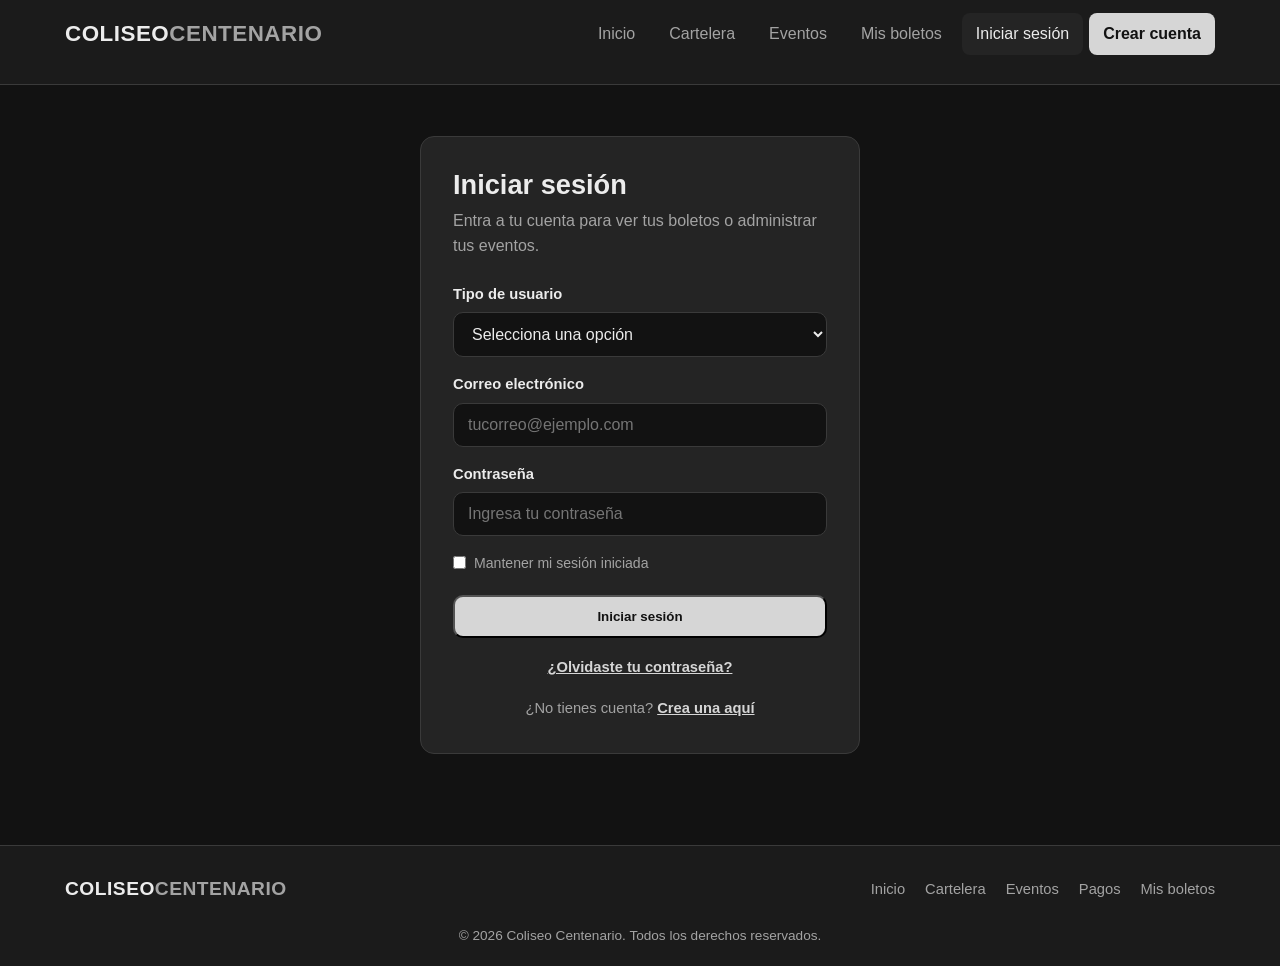
<file: Web/Iniciar.html>
<!DOCTYPE html>
<html lang="es">
<head>
    <meta charset="UTF-8">
    <meta name="viewport" content="width=device-width, initial-scale=1.0">
    <title>Iniciar sesión | Coliseo Centenario</title>
    <link rel="stylesheet" href="../Estilos/estilos.css">
</head>
<body>
    <!-- =============== MENÚ ============================ -->
    <header class="encabezado">
        <div class="contenedor barra">
            <a href="index.html" class="logo">COLISEO<span>CENTENARIO</span></a>
            <input type="checkbox" id="menu-casilla" class="menu-casilla">
            <label for="menu-casilla" class="menu-boton" aria-label="Abrir menú">☰</label>

            <nav class="menu">
                <a href="index.html">Inicio</a>
                <a href="cartelera.html">Cartelera</a>
                <a href="eventos.html">Eventos</a>
                <a href="MisBoletos.html">Mis boletos</a>
                <a href="Iniciar.html" class="activo">Iniciar sesión</a>
                <a href="registro.html" class="boton-menu">Crear cuenta</a>
            </nav>
        </div>
    </header>

    <main class="contenedor pagina-centrada">

        <form class="formulario" action="#" method="post">
            <h1 class="formulario-titulo">Iniciar sesión</h1>
            <p class="formulario-subtitulo">Entra a tu cuenta para ver tus boletos o administrar tus eventos.</p>

            <!-- Tipo de usuario -->
            <div class="campo">
                <label class="campo-etiqueta" for="tipo">Tipo de usuario</label>
                <select class="campo-entrada" id="tipo" name="tipo" required>
                    <option value="">Selecciona una opción</option>
                    <option value="asistente">Asistente (comprador)</option>
                    <option value="organizador">Organizador de eventos</option>
                    <option value="administrador">Administrador del Coliseo</option>
                </select>
            </div>

            <!-- Correo -->
            <div class="campo">
                <label class="campo-etiqueta" for="correo">Correo electrónico</label>
                <input class="campo-entrada" type="email" id="correo" name="correo"
                placeholder="tucorreo@ejemplo.com" autocomplete="email" required>
            </div>

            <!-- Contraseña -->
            <div class="campo">
                <label class="campo-etiqueta" for="clave">Contraseña</label>
                <input class="campo-entrada" type="password" id="clave" name="clave"
                placeholder="Ingresa tu contraseña" autocomplete="current-password" required>
            </div>

            <!-- Mantener sesión -->
            <label class="formulario-terminos">
                <input class="formulario-casilla" type="checkbox" name="recordar">
                <span>Mantener mi sesión iniciada</span>
            </label>

            <!-- Botón -->
            <button type="submit" class="boton boton-completo">Iniciar sesión</button>

            <p class="formulario-pie">
                <a href="#" class="formulario-enlace">¿Olvidaste tu contraseña?</a>
            </p>
            <p class="formulario-pie">¿No tienes cuenta?
                <a href="registro.html" class="formulario-enlace">Crea una aquí</a>
            </p>
        </form>

    </main>

    <footer class="pie">
        <div class="contenedor pie-contenido">
            <p class="pie-logo">COLISEO<span>CENTENARIO</span></p>
            <nav class="pie-enlaces">
            <a href="index.html">Inicio</a>
            <a href="cartelera.html">Cartelera</a>
            <a href="eventos.html">Eventos</a>
            <a href="pagos.html">Pagos</a>
            <a href="MisBoletos.html">Mis boletos</a>
        </nav>
        </div>
        <p class="pie-copy">© 2026 Coliseo Centenario. Todos los derechos reservados.</p>
    </footer>
</body>
</html>
</file>
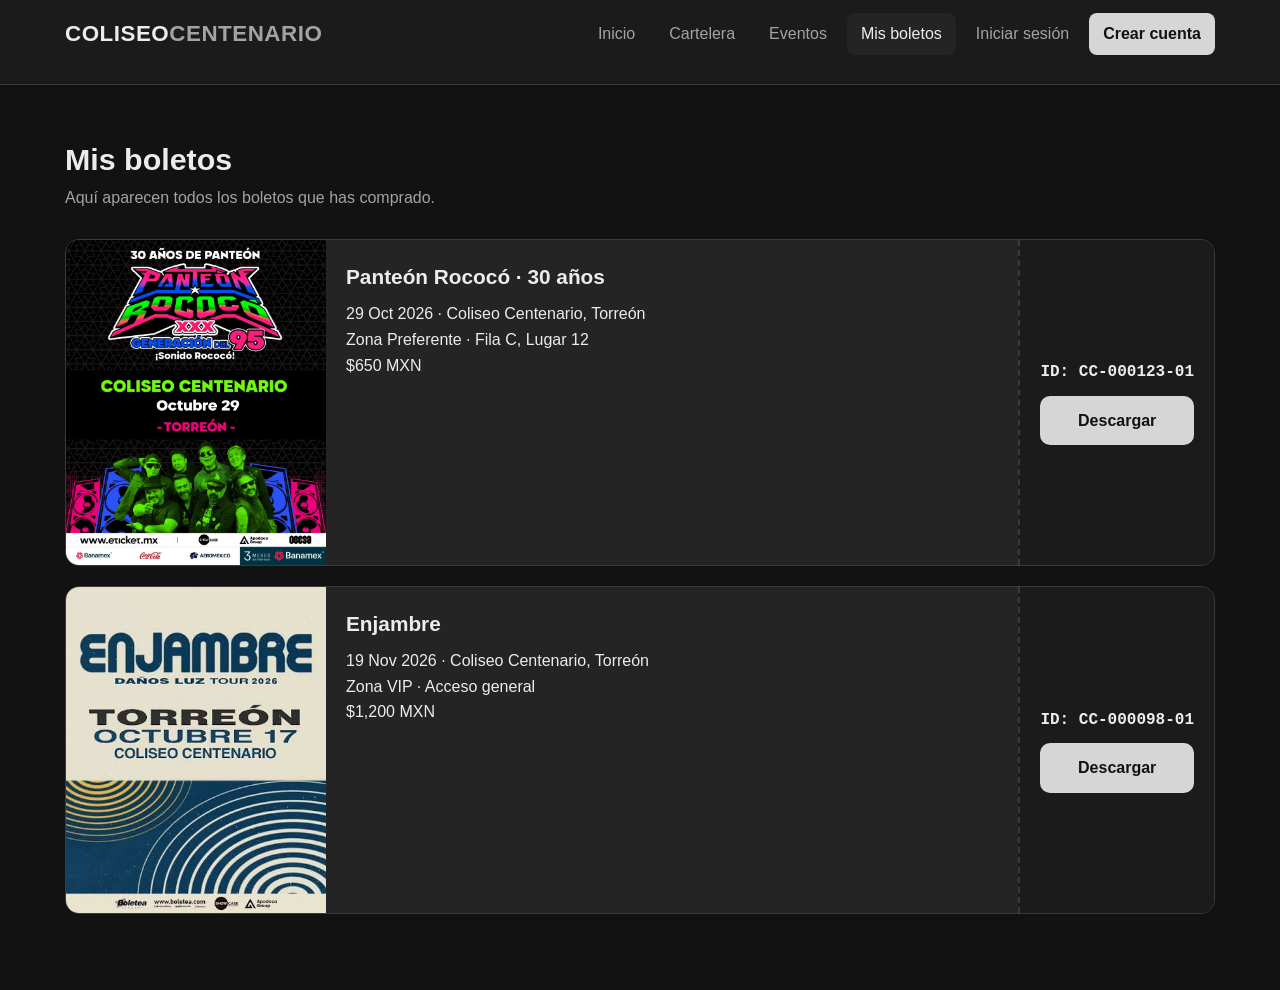
<file: Web/MisBoletos.html>
<!DOCTYPE html>
<html lang="es">
<head>
    <meta charset="UTF-8">
    <meta name="viewport" content="width=device-width, initial-scale=1.0">
    <title>Mis Boletos</title>
    <link rel="stylesheet" href="../Estilos/estilos.css">
</head>
<body>
    <header class="encabezado">
        <div class="contenedor barra">
            <a href="index.html" class="logo">COLISEO<span>CENTENARIO</span></a>
            <input type="checkbox" id="menu-casilla" class="menu-casilla">
            <label for="menu-casilla" class="menu-boton" aria-label="Abrir menú">☰</label>

            <nav class="menu">
                <a href="index.html">Inicio</a>
                <a href="cartelera.html">Cartelera</a>
                <a href="eventos.html">Eventos</a>
                <a href="MisBoletos.html" class="activo">Mis boletos</a>
                <a href="Iniciar.html">Iniciar sesión</a>
                <a href="registro.html" class="boton-menu">Crear cuenta</a>
            </nav>
        </div>

    </header>
    <main class="seccion">
        <div class="contenedor">
            
            <h1 class="seccion-titulo">Mis boletos</h1>
            <p class="seccion-subtitulo">Aquí aparecen todos los boletos que has comprado.</p>
            
            <!-- Boleto 1 -->
            <article class="boleto">
            <img src="../Recursos/rococo.jpg" alt="Cartel de Panteón Rococó · 30 años" class="boleto-imagen">
                
            <div class="boleto-info">
                <h2 class="boleto-titulo">Panteón Rococó · 30 años</h2>
                <p>29 Oct 2026 · Coliseo Centenario, Torreón</p>
                <p>Zona Preferente · Fila C, Lugar 12</p>
                <p>$650 MXN</p>
            </div>
            
            <div class="boleto-lateral">
                <p class="boleto-id">ID: CC-000123-01</p>
                <a href="#" class="boton">Descargar</a>
            </div>
        </article>
        <!-- Boleto 2 -->
        <article class="boleto">
            <img src="../Recursos/enjambre.jpg" alt="Cartel de Enjambre" class="boleto-imagen">
            
            <div class="boleto-info">
                <h2 class="boleto-titulo">Enjambre</h2>
                <p>19 Nov 2026 · Coliseo Centenario, Torreón</p>
                <p>Zona VIP · Acceso general</p>
                <p>$1,200 MXN</p>
            </div>
            
            <div class="boleto-lateral">
                <p class="boleto-id">ID: CC-000098-01</p>
                <a href="#" class="boton">Descargar</a>
            </div>
        </article>
        
        </div>
    </main>
</body>
</html>
</file>
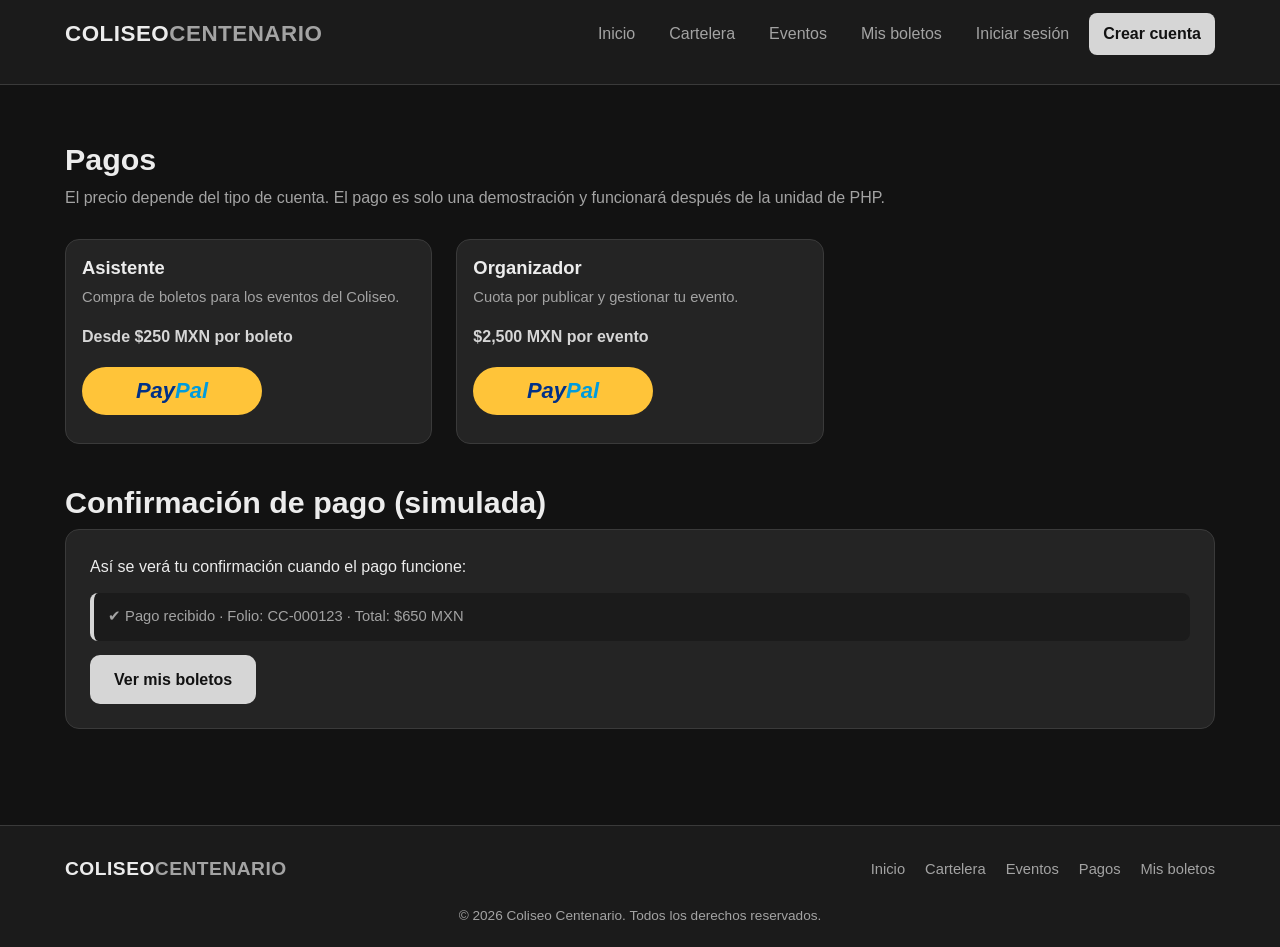
<file: Web/pagos.html>
<!DOCTYPE html>
<html lang="es">
<head>
    <meta charset="UTF-8">
    <meta name="viewport" content="width=device-width, initial-scale=1.0">
    <title>Pagos | Coliseo Centenario</title>
    <link rel="stylesheet" href="../Estilos/estilos.css">
</head>
<body>
    <header class="encabezado">
        <div class="contenedor barra">
            <a href="index.html" class="logo">COLISEO<span>CENTENARIO</span></a>
            <input type="checkbox" id="menu-casilla" class="menu-casilla">
            <label for="menu-casilla" class="menu-boton" aria-label="Abrir menú">☰</label>
            <nav class="menu">
                <a href="index.html">Inicio</a>
                <a href="cartelera.html">Cartelera</a>
                <a href="eventos.html">Eventos</a>
                <a href="MisBoletos.html">Mis boletos</a>
                <a href="Iniciar.html">Iniciar sesión</a>
                <a href="registro.html" class="boton-menu">Crear cuenta</a>
            </nav>
        </div>
    </header>

    <main class="seccion">
        <div class="contenedor">
            <h1 class="seccion-titulo">Pagos</h1>
            <p class="seccion-subtitulo">El precio depende del tipo de cuenta. El pago es solo una demostración y funcionará después de la unidad de PHP.</p>

            <div class="rejilla">
                <article class="evento">
                    <div class="evento-info">
                        <h3 class="evento-titulo">Asistente</h3>
                        <p class="evento-dato">Compra de boletos para los eventos del Coliseo.</p>
                        <p class="evento-precio">Desde $250 MXN por boleto</p>
                        <a href="#"><img src="../Recursos/paypal.svg" alt="Pagar con PayPal" class="paypal"></a>
                    </div>
                </article>

                <article class="evento">
                    <div class="evento-info">
                        <h3 class="evento-titulo">Organizador</h3>
                        <p class="evento-dato">Cuota por publicar y gestionar tu evento.</p>
                        <p class="evento-precio">$2,500 MXN por evento</p>
                        <a href="#"><img src="../Recursos/paypal.svg" alt="Pagar con PayPal" class="paypal"></a>
                    </div>
                </article>
            </div>

            <h2 class="seccion-titulo pagos-subtitulo">Confirmación de pago (simulada)</h2>
            <div class="compra-caja">
                <p>Así se verá tu confirmación cuando el pago funcione:</p>
                <p class="aviso">✔ Pago recibido · Folio: CC-000123 · Total: $650 MXN</p>
                <a href="MisBoletos.html" class="boton">Ver mis boletos</a>
            </div>
        </div>
    </main>
    <footer class="pie">
        <div class="contenedor pie-contenido">
            <p class="pie-logo">COLISEO<span>CENTENARIO</span></p>
            <nav class="pie-enlaces">
            <a href="index.html">Inicio</a>
            <a href="cartelera.html">Cartelera</a>
            <a href="eventos.html">Eventos</a>
            <a href="pagos.html">Pagos</a>
            <a href="MisBoletos.html">Mis boletos</a>
        </nav>
        </div>
        <p class="pie-copy">© 2026 Coliseo Centenario. Todos los derechos reservados.</p>
    </footer>
</body>
</html>
</file>
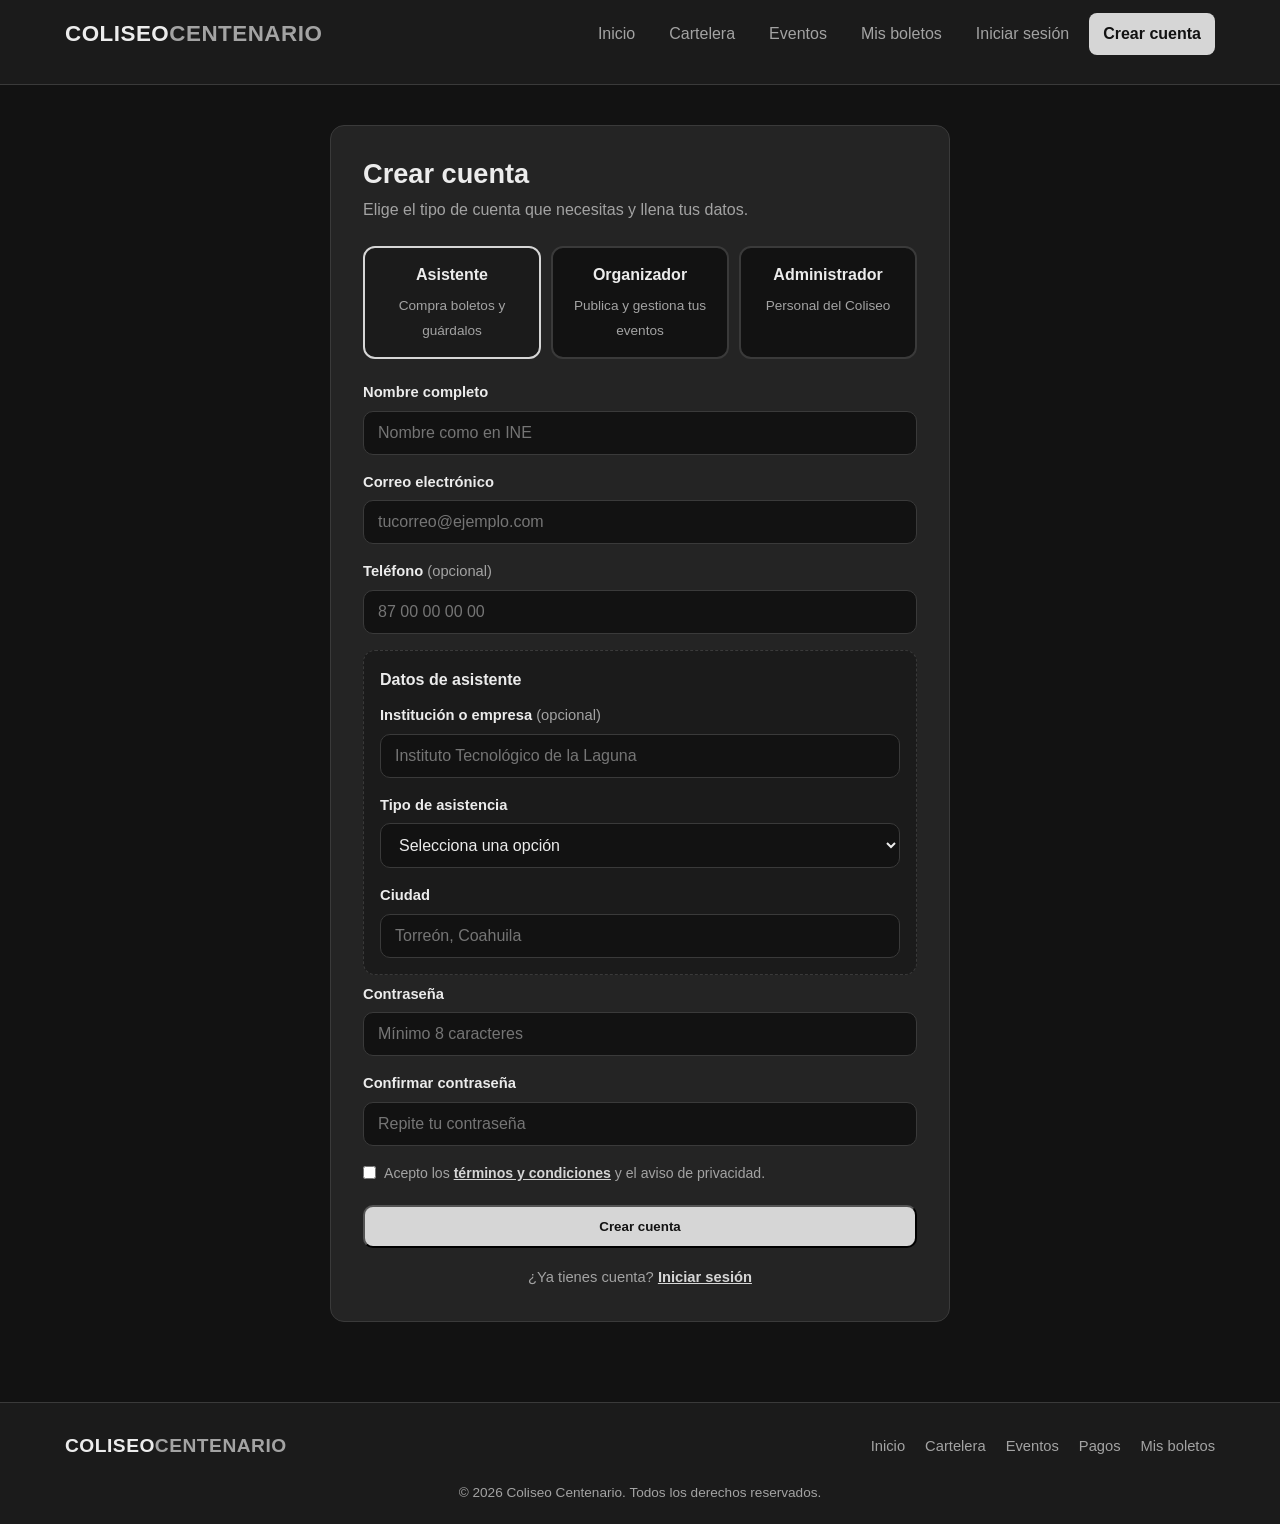
<file: Web/registro.html>
<!DOCTYPE html>
<html lang="es">
<head>
    <meta charset="UTF-8">
    <meta name="viewport" content="width=device-width, initial-scale=1.0">
    <title>Crear cuenta | Coliseo Centenario</title>
    <link rel="stylesheet" href="../Estilos/estilos.css">
</head>
<body>
    <!-- =============== MENÚ ============================ -->
    <header class="encabezado">
        <div class="contenedor barra">
            <a href="index.html" class="logo">COLISEO<span>CENTENARIO</span></a>
            <input type="checkbox" id="menu-casilla" class="menu-casilla">
            <label for="menu-casilla" class="menu-boton" aria-label="Abrir menú">☰</label>

            <nav class="menu">
                <a href="index.html">Inicio</a>
                <a href="cartelera.html">Cartelera</a>
                <a href="eventos.html">Eventos</a>
                <a href="MisBoletos.html">Mis boletos</a>
                <a href="Iniciar.html">Iniciar sesión</a>
                <a href="registro.html" class="boton-menu">Crear cuenta</a>
            </nav>
        </div>
    </header>

    <main class="contenedor pagina-centrada">

        <form class="formulario formulario-ancho" action="#" method="post">
            <h1 class="formulario-titulo">Crear cuenta</h1>
            <p class="formulario-subtitulo">Elige el tipo de cuenta que necesitas y llena tus datos.</p>

            <!-- Tipo de cuenta (los 3 radios van primero para poder mostrar/ocultar con CSS) -->
            <input class="tipo-radio" type="radio" id="tipo-asistente" name="tipo" value="asistente" checked>
            <input class="tipo-radio" type="radio" id="tipo-organizador" name="tipo" value="organizador">
            <input class="tipo-radio" type="radio" id="tipo-administrador" name="tipo" value="administrador">

            <div class="tipos-cuenta">
                <label class="tipo-tarjeta" for="tipo-asistente">
                    <strong>Asistente</strong>
                    <span>Compra boletos y guárdalos</span>
                </label>
                <label class="tipo-tarjeta" for="tipo-organizador">
                    <strong>Organizador</strong>
                    <span>Publica y gestiona tus eventos</span>
                </label>
                <label class="tipo-tarjeta" for="tipo-administrador">
                    <strong>Administrador</strong>
                    <span>Personal del Coliseo</span>
                </label>
            </div>

            <!-- Datos comunes -->
            <div class="campo">
                <label class="campo-etiqueta" for="nombre">Nombre completo</label>
                <input class="campo-entrada" type="text" id="nombre" name="nombre"
                placeholder="Nombre como en INE" autocomplete="name" required>
            </div>

            <div class="campo">
                <label class="campo-etiqueta" for="correo">Correo electrónico</label>
                <input class="campo-entrada" type="email" id="correo" name="correo"
                placeholder="tucorreo@ejemplo.com" autocomplete="email" required>
            </div>

            <div class="campo">
                <label class="campo-etiqueta" for="telefono">
                Teléfono <span class="campo-opcional">(opcional)</span>
                </label>
                <input class="campo-entrada" type="tel" id="telefono" name="telefono"
                placeholder="87 00 00 00 00" autocomplete="tel">
            </div>

            <!-- Datos extra según el tipo de cuenta -->
            <div class="extra extra-asistente">
                <h2 class="extra-titulo">Datos de asistente</h2>
                <div class="campo">
                    <label class="campo-etiqueta" for="institucion">Institución o empresa <span class="campo-opcional">(opcional)</span></label>
                    <input class="campo-entrada" type="text" id="institucion" name="institucion" placeholder="Instituto Tecnológico de la Laguna">
                </div>
                <div class="campo">
                    <label class="campo-etiqueta" for="asistencia">Tipo de asistencia</label>
                    <select class="campo-entrada" id="asistencia" name="asistencia">
                        <option value="">Selecciona una opción</option>
                        <option value="Presencial">Presencial</option>
                        <option value="Virtual">Virtual (transmisión en línea)</option>
                    </select>
                </div>
                <div class="campo">
                    <label class="campo-etiqueta" for="ciudad">Ciudad</label>
                    <input class="campo-entrada" type="text" id="ciudad" name="ciudad" placeholder="Torreón, Coahuila" >
                </div>
            </div>

            <div class="extra extra-organizador">
                <h2 class="extra-titulo">Datos de organizador</h2>
                <div class="campo">
                    <label class="campo-etiqueta" for="titulo">Título del evento</label>
                    <input class="campo-entrada" type="text" id="titulo" name="titulo" placeholder="Nombre del evento que quieres publicar">
                </div>
                <div class="campo">
                    <label class="campo-etiqueta" for="resumen">Resumen del evento</label>
                    <textarea class="campo-entrada" id="resumen" name="resumen" rows="4" placeholder="Describe brevemente tu evento"></textarea>
                </div>
                <div class="campo">
                    <label class="campo-etiqueta" for="area">Área temática</label>
                    <select class="campo-entrada" id="area" name="area-tematica">
                        <option value="">Selecciona una opción</option>
                        <option value="Música">Música</option>
                        <option value="Deportes">Deportes</option>
                        <option value="Cultura y espectáculos">Cultura y espectáculos</option>
                        <option value="Familiar">Familiar</option>
                        <option value="Conferencias y negocios">Conferencias y negocios</option>
                    </select>
                </div>
                <div class="campo">
                    <label class="campo-etiqueta" for="productora">Nombre de tu productora o empresa</label>
                    <input class="campo-entrada" type="text" id="productora" name="productora" placeholder="Producciones Laguna" >
                </div>
                <div class="campo">
                    <label class="campo-etiqueta" for="tipo-eventos">Tipo de eventos que organizas</label>
                    <select class="campo-entrada" id="tipo-eventos" name="tipo-eventos">
                        <option value="">Selecciona una opción</option>
                        <option value="Conciertos">Conciertos</option>
                        <option value="Lucha libre">Lucha libre</option>
                        <option value="Deportivos">Deportivos</option>
                        <option value="Familiares">Familiares</option>
                        <option value="Conferencias">Conferencias</option>
                    </select>
                </div>
            </div>

            <div class="extra extra-administrador">
                <h2 class="extra-titulo">Datos de administrador</h2>
                <div class="campo">
                    <label class="campo-etiqueta" for="empleado">Número de empleado</label>
                    <input class="campo-entrada" type="text" id="empleado" name="empleado" placeholder="Ej. 00123" >
                </div>
                <div class="campo">
                    <label class="campo-etiqueta" for="area-admin">Área</label>
                    <select class="campo-entrada" id="area-admin" name="area">
                        <option value="">Selecciona una opción</option>
                        <option value="Taquillas">Taquillas</option>
                        <option value="Operaciones">Operaciones</option>
                        <option value="Sistemas">Sistemas</option>
                        <option value="Dirección">Dirección</option>
                    </select>
                </div>
                <div class="campo">
                    <label class="campo-etiqueta" for="codigo">Código de autorización</label>
                    <input class="campo-entrada" type="password" id="codigo" name="codigo" placeholder="Código que te dio el Coliseo" autocomplete="off">
                </div>
            </div>

            <!-- Contraseña -->
            <div class="campo">
                <label class="campo-etiqueta" for="clave">Contraseña</label>
                <input class="campo-entrada" type="password" id="clave" name="clave"
                placeholder="Mínimo 8 caracteres" minlength="8" autocomplete="new-password" required>
            </div>

            <div class="campo">
                <label class="campo-etiqueta" for="clave2">Confirmar contraseña</label>
                <input class="campo-entrada" type="password" id="clave2" name="clave2"
                placeholder="Repite tu contraseña" minlength="8" autocomplete="new-password" required>
            </div>

            <label class="formulario-terminos">
                <input class="formulario-casilla" type="checkbox" name="terminos" required>
                <span>Acepto los <a href="#" class="formulario-enlace">términos y condiciones</a> y el aviso de privacidad.</span>
            </label>

            <button type="submit" class="boton boton-completo">Crear cuenta</button>

            <p class="formulario-pie">¿Ya tienes cuenta?
                <a href="Iniciar.html" class="formulario-enlace">Iniciar sesión</a>
            </p>
        </form>

    </main>

    <footer class="pie">
        <div class="contenedor pie-contenido">
            <p class="pie-logo">COLISEO<span>CENTENARIO</span></p>
            <nav class="pie-enlaces">
            <a href="index.html">Inicio</a>
            <a href="cartelera.html">Cartelera</a>
            <a href="eventos.html">Eventos</a>
            <a href="pagos.html">Pagos</a>
            <a href="MisBoletos.html">Mis boletos</a>
        </nav>
        </div>
        <p class="pie-copy">© 2026 Coliseo Centenario. Todos los derechos reservados.</p>
    </footer>
</body>
</html>
</file>
<file: Estilos/estilos.css>
:root {
    --fondo: #121212;
    --fondo-2: #1b1b1b;
    --tarjeta: #242424;
    --texto: #ececec;
    --texto-suave: #a3a3a3;
    --acento: #d6d6d6;
    --borde: #3a3a3a;
}

/* =======reglas globales======================================================== */
* {
    box-sizing: border-box;
    margin: 0;
    padding: 0;
}

body {
    font-family: "Segoe UI", Roboto, Arial, sans-serif;
    background: var(--fondo);
    color: var(--texto);
    line-height: 1.6;
}

a {
    color: inherit;
    text-decoration: none;
}

.contenedor {
    width: 92%;
    max-width: 1150px;
    margin: 0 auto;
}



/* =======menu========================================================*/
.encabezado {
    background: var(--fondo-2);
    border-bottom: 1px solid var(--borde);
    position: sticky;
    top: 0;
    z-index: 50;
}
 
.barra {
    display: flex;
    align-items: center;
    justify-content: space-between;
    flex-wrap: wrap;
    min-height: 68px;
    margin: 0 auto 1rem auto;
}
 
.logo {
    font-size: 1.4rem;
    font-weight: 800;
    letter-spacing: 0.5px;
}
 
.logo span {
    color: var(--texto-suave);
}
 
.menu {
    display: flex;
    align-items: center;
    flex-wrap: wrap;
    gap: 6px;
}
 
.menu a {
    padding: 8px 14px;
    border-radius: 8px;
    color: var(--texto-suave);
    font-weight: 500;
}
 
.menu a:hover {
    color: var(--texto);
    background: var(--tarjeta);
}
 
.menu a.activo {
    color: var(--texto);
    background: var(--tarjeta);
}
 
.menu .boton-menu {
    background: var(--acento);
    color: var(--fondo);
    font-weight: 700;
}
 
.menu .boton-menu:hover {
    background: #ffffff;
    color: var(--fondo);
}

/* =======Baner========================================================= */
.banner {
    position: relative;
    min-height: 440px;
    display: flex;
    align-items: center;
    background: #000000;
    overflow: hidden;
}
 
.banner-imagen {
    position: absolute;
    top: 0;
    left: 0;
    width: 100%;
    height: 100%;
    object-fit: cover;
    opacity: 0.3;
}
 
.banner::after {
    content: "";
    position: absolute;
    top: 0;
    left: 0;
    width: 100%;
    height: 100%;
    background: linear-gradient(to bottom, transparent 55%, var(--fondo));
    pointer-events: none;
}
 
.banner-texto {
    position: relative;
    z-index: 1;
    padding: 80px 0;
}
 
.banner-titulo {
    font-size: 4rem;
    line-height: 1.2;
    max-width: 700px;
    margin-bottom: 10px;
}
 
.banner-descripcion {
    font-size: 1.1rem;
    max-width: 560px;
    margin-bottom: 26px;
}

/* =======boton bvaner========================================================= */
.boton {
    display: inline-block;
    padding: 12px 24px;
    border-radius: 10px;
    background: var(--acento);
    color: var(--fondo);
    font-weight: 700;
    text-align: center;
    cursor: pointer;
}
 
.boton:hover {
    background: #ffffff;
}
 
.boton-borde {
    background: transparent;
    border: 2px solid var(--borde);
    color: var(--texto);
}
 
.boton-borde:hover {
    background: var(--tarjeta);
}
 
.boton-completo {
    display: block;
    width: 100%;
    margin-top: 10px;
}

/* =======Eventos========================================================= */
.seccion {
    padding: 56px 0;
}
 
.seccion-titulo {
    font-size: 1.9rem;
    line-height: 1.2;
    margin-bottom: 8px;
}
 
.seccion-subtitulo {
    color: var(--texto-suave);
    margin-bottom: 28px;
}
 
.seccion-final {
    text-align: center;
    margin-top: 32px;
}
 
.rejilla {
    display: grid;
    grid-template-columns: repeat(auto-fill, minmax(300px, 1fr));
    gap: 24px;
}
 
.evento {
    display: flex;
    flex-direction: column;
    background: var(--tarjeta);
    border: 1px solid var(--borde);
    border-radius: 14px;
    overflow: hidden;
}
 
.evento:hover {
    border-color: var(--acento);
}
 
.evento-cartel {
    width: 100%;
    aspect-ratio: 587 / 307;
    background: var(--fondo-2);
    overflow: hidden;
}
 
.evento-imagen {
    display: block;
    width: 100%;
    height: 100%;
    object-fit: cover;
}
 
.evento-info {
    display: flex;
    flex-direction: column;
    flex: 1;
    gap: 6px;
    padding: 16px;
}
 
.evento-titulo {
    font-size: 1.15rem;
    line-height: 1.3;
}
 
.evento-dato {
    color: var(--texto-suave);
    font-size: 0.92rem;
}
 
.evento-precio {
    margin-top: auto;
    padding-top: 8px;
    color: var(--acento);
    font-weight: 700;
}

/* =======Formulario========================================================= */
.pagina-centrada {
    display: flex;
    align-items: center;
    justify-content: center;
    min-height: 80vh;
    padding: 40px 0;
}
 
.formulario {
    width: 100%;
    max-width: 440px;
    padding: 32px;
    background: var(--tarjeta);
    border: 1px solid var(--borde);
    border-radius: 14px;
}
 
.formulario-titulo {
    font-size: 1.7rem;
    line-height: 1.2;
    margin-bottom: 6px;
}

.formulario-subtitulo {
    color: var(--texto-suave);
    margin-bottom: 24px;
}

.campo {
    margin-bottom: 16px;
}

.campo-etiqueta {
    display: block;
    margin-bottom: 6px;
    font-size: 0.92rem;
    font-weight: 600;
}
 
.campo-opcional {
    color: var(--texto-suave);
    font-weight: 400;
}
 
.campo-entrada {
    width: 100%;
    padding: 12px 14px;
    background: var(--fondo);
    border: 1px solid var(--borde);
    border-radius: 10px;
    color: var(--texto);
    font-family: inherit;
    font-size: 1rem;
}
 
.campo-entrada:focus {
    outline: 2px solid var(--acento);
    border-color: transparent;
}
 
.formulario-terminos {
    display: flex;
    align-items: flex-start;
    gap: 8px;
    margin-bottom: 20px;
    color: var(--texto-suave);
    font-size: 0.88rem;
}
 
.formulario-casilla {
    margin-top: 4px;
    accent-color: var(--acento);
}
 
.formulario-enlace {
    color: var(--acento);
    font-weight: 600;
    text-decoration: underline;
}
 
.formulario-pie {
    margin-top: 18px;
    color: var(--texto-suave);
    font-size: 0.92rem;
    text-align: center;
}



/* ====== ESTILSO  DE MIS BOLETOS ================================================== */
.boleto {
    display: flex;
    flex-wrap: wrap;
    margin-bottom: 20px;
    background: var(--tarjeta);
    border: 1px solid var(--borde);
    border-radius: 14px;
    overflow: hidden;
}
 
.boleto-imagen {
    width: 260px;
    object-fit: cover;
}
 
.boleto-info {
    flex: 1 1 260px;
    padding: 20px;
}
 
.boleto-titulo {
    margin-bottom: 8px;
    font-size: 1.3rem;
}
 
.boleto-lateral {
    display: flex;
    flex-direction: column;
    justify-content: center;
    gap: 10px;
    padding: 20px;
    background: var(--fondo-2);
    border-left: 2px dashed var(--borde);
    text-align: center;
}
 
.boleto-id {
    font-family: Consolas, "Courier New", monospace;
    font-weight: 700;
}

/* estilos para telefonos */
@media (max-width: 700px) {
    .boleto-imagen {
        width: 100%;
        height: auto;
    }

    .boleto-lateral {
        width: 100%;
        border-left: none;
        border-top: 2px dashed var(--borde);
    }
}


/* =======menu hambuerguera============================ */

.menu-casilla {
    display: none;
}

.menu-boton {
    display: none;
    padding: 5px 15px;
    border-radius: 8px;
    font-size: 2rem;
    cursor: pointer;
}

@media (max-width: 820px) {
    .menu-boton {
        display: block;
    }

    .menu {
        display: none;
        flex-direction: column;
        align-items: stretch;
        width: 100%;
        padding-bottom: 14px;
    }
    
    .menu-casilla:checked ~ .menu {
        display: flex;
    }
}

/* =========================pie de pagina=================================================== */
.pie {
    margin-top: 40px;
    padding: 28px 0 20px;
    background: var(--fondo-2);
    border-top: 1px solid var(--borde);
}
 
.pie-contenido {
    display: flex;
    align-items: center;
    justify-content: space-between;
    flex-wrap: wrap;
    gap: 16px;
}
 
.pie-logo {
    font-size: 1.2rem;
    font-weight: 800;
    letter-spacing: 0.5px;
}
 
.pie-logo span {
    color: var(--texto-suave);
}
 
.pie-enlaces {
    display: flex;
    flex-wrap: wrap;
    gap: 8px 20px;
}
 
.pie-enlaces a {
    color: var(--texto-suave);
    font-size: 0.92rem;
}
 
.pie-enlaces a:hover {
    color: var(--texto);
}
 
.pie-copy {
    margin-top: 20px;
    color: var(--texto-suave);
    font-size: 0.85rem;
    text-align: center;
}

/* ====== PAGINADE BOLETOS================================ */
.compra {
    display: grid;
    grid-template-columns: 1.3fr 1fr;
    gap: 24px;
    align-items: start;
}

.compra-caja {
    padding: 24px;
    background: var(--tarjeta);
    border: 1px solid var(--borde);
    border-radius: 14px;
}

.compra-titulo {
    margin-bottom: 14px;
    font-size: 1.2rem;
}

.mapa {
    display: block;
    width: 100%;
    max-width: 480px;
    margin: 0 auto;
}

.tabla-zonas {
    width: 100%;
    margin-top: 16px;
    border-collapse: collapse;
}

.tabla-zonas th,
.tabla-zonas td {
    padding: 8px 10px;
    border-bottom: 1px solid var(--borde);
    text-align: left;
}

.punto {
    display: inline-block;
    width: 12px;
    height: 12px;
    margin-right: 8px;
    border-radius: 50%;
}

.aviso {
    margin: 14px 0;
    padding: 12px 14px;
    background: var(--fondo-2);
    border-left: 4px solid var(--acento);
    border-radius: 8px;
    color: var(--texto-suave);
    font-size: 0.92rem;
}

@media (max-width: 820px) {
    .compra {
        grid-template-columns: 1fr;
    }
}

/* ====== ELEGIR TIPO DE CUENTA ================================== */
.formulario-ancho {
    max-width: 620px;
}

.tipo-radio {
    position: absolute;
    opacity: 0;
}

.tipos-cuenta {
    display: grid;
    grid-template-columns: repeat(auto-fit, minmax(150px, 1fr));
    gap: 10px;
    margin-bottom: 22px;
}

.tipo-tarjeta {
    display: block;
    padding: 14px 10px;
    background: var(--fondo);
    border: 2px solid var(--borde);
    border-radius: 12px;
    text-align: center;
    cursor: pointer;
}

.tipo-tarjeta:hover {
    border-color: var(--texto-suave);
}

.tipo-tarjeta strong {
    display: block;
    margin-bottom: 4px;
}

.tipo-tarjeta span {
    color: var(--texto-suave);
    font-size: 0.85rem;
}

#tipo-asistente:checked ~ .tipos-cuenta label[for="tipo-asistente"],
#tipo-organizador:checked ~ .tipos-cuenta label[for="tipo-organizador"],
#tipo-administrador:checked ~ .tipos-cuenta label[for="tipo-administrador"] {
    background: var(--fondo-2);
    border-color: var(--acento);
}

#tipo-asistente:focus-visible ~ .tipos-cuenta label[for="tipo-asistente"],
#tipo-organizador:focus-visible ~ .tipos-cuenta label[for="tipo-organizador"],
#tipo-administrador:focus-visible ~ .tipos-cuenta label[for="tipo-administrador"] {
    outline: 2px solid var(--acento);
}

.extra {
    display: none;
    margin-bottom: 8px;
    padding: 16px 16px 0;
    background: var(--fondo-2);
    border: 1px dashed var(--borde);
    border-radius: 12px;
}

.extra-titulo {
    margin-bottom: 12px;
    font-size: 1rem;
}

#tipo-asistente:checked ~ .extra-asistente,
#tipo-organizador:checked ~ .extra-organizador,
#tipo-administrador:checked ~ .extra-administrador {
    display: block;
}


/* ====== CARTELERA, HISTORIAL, DETALLE Y PAGOS ============================= */
.filtros {
    display: flex;
    flex-wrap: wrap;
    align-items: flex-end;
    gap: 16px;
    margin-bottom: 24px;
}

.filtros .campo {
    flex: 1 1 180px;
    margin-bottom: 0;
}

.tabla-scroll {
    overflow-x: auto;
}

.detalle-imagen {
    display: block;
    width: 100%;
    border-radius: 10px;
}

.paypal {
    display: block;
    height: 48px;
    margin: 12px 0;
}

.pagos-subtitulo {
    margin-top: 40px;
}


/* ====== BOTÓN CON LOGO DE PAYPAL AL LADO ================================== */
.fila-boton {
    display: flex;
    align-items: center;
    gap: 12px;
}

.fila-boton .boton {
    flex: 1;
}

.paypal-mini {
    height: 28px;
}
</file>
